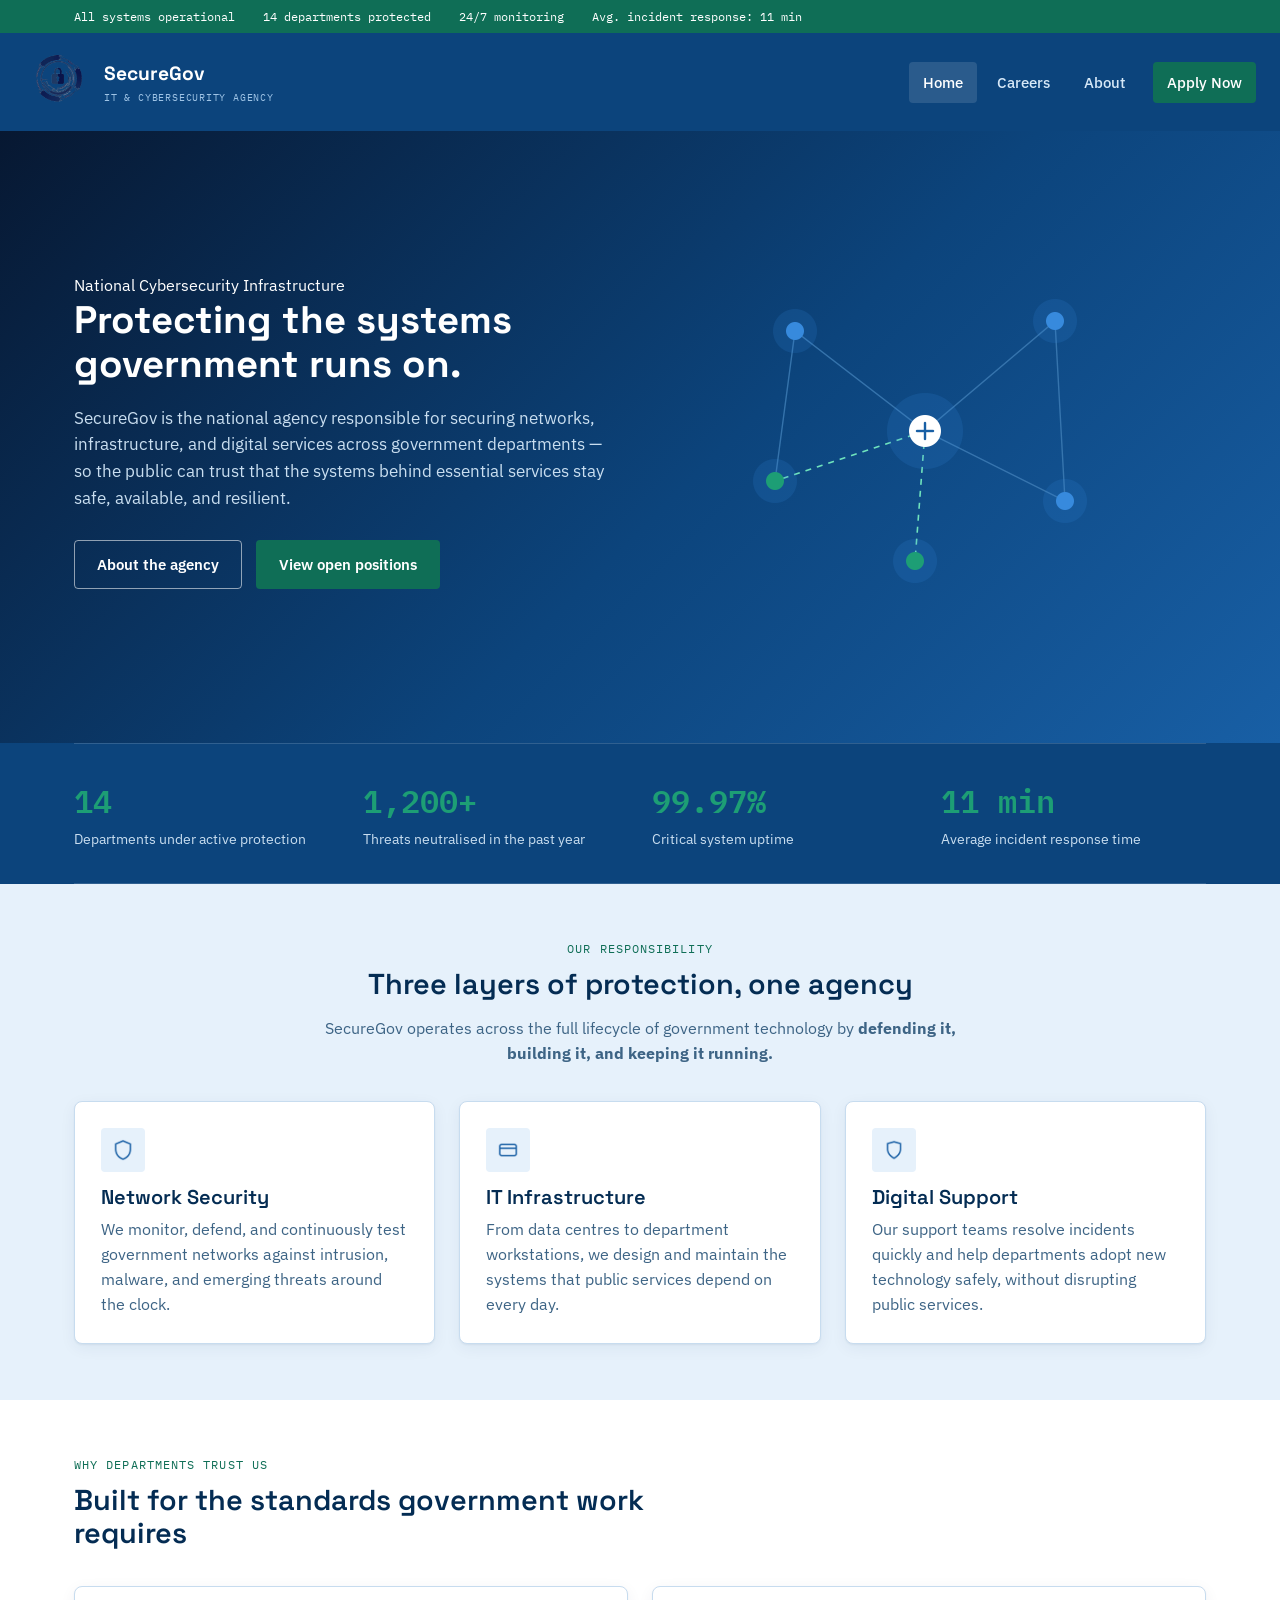
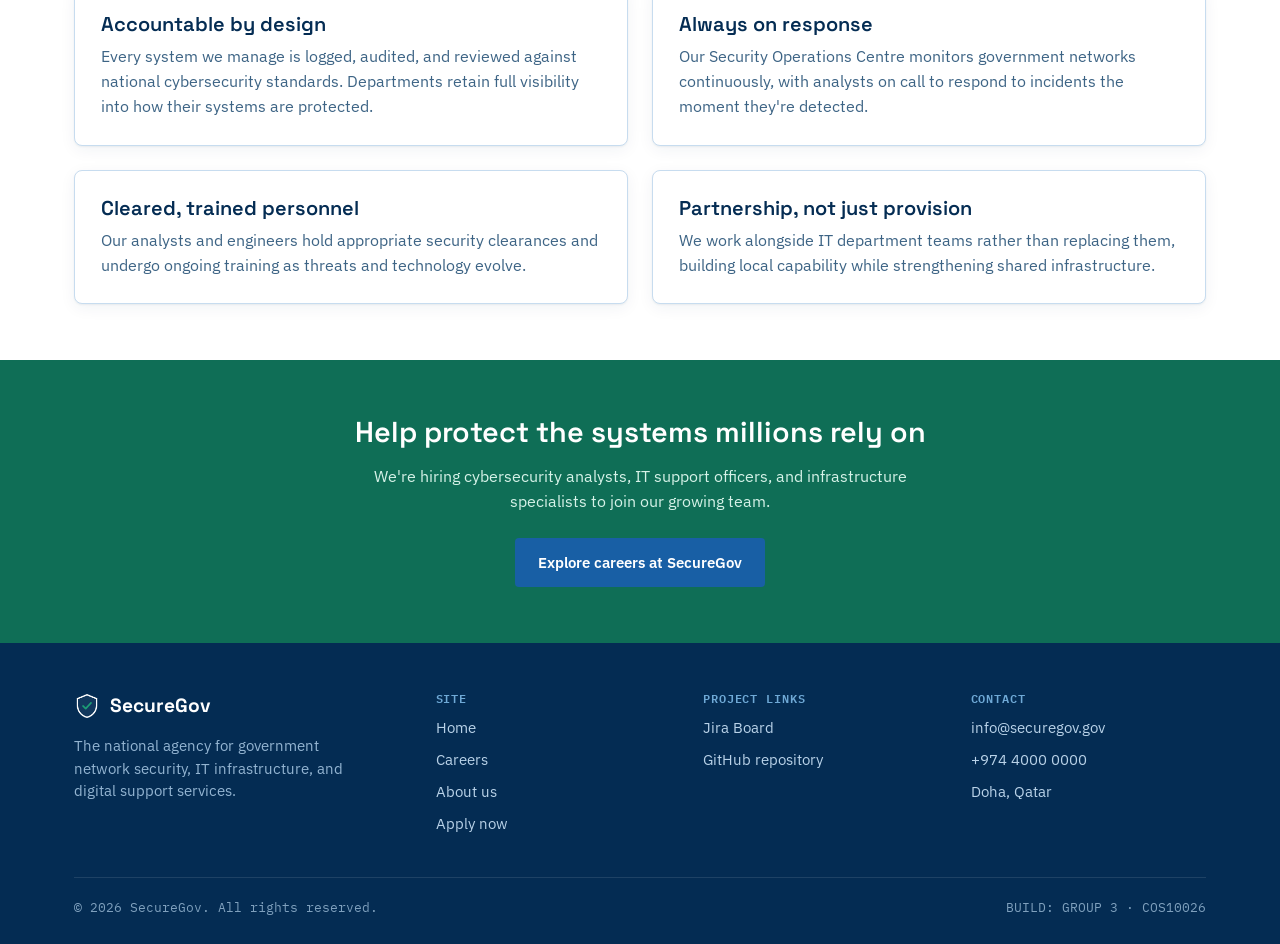
<file: Project2/index.html>
<!doctype html>
<html lang="en">
  <head>
    <meta charset="UTF-8" />
    <meta name="viewport" content="width=device-width, initial-scale=1.0" />
    <meta
      name="description"
      content="SecureGov protects government networks, systems, and data, delivering network security, IT infrastructure, and digital support services across public sector departments."
    />
    <link rel="preconnect" href="https://fonts.googleapis.com" />
    <link
      href="https://fonts.googleapis.com/css2?family=Space+Grotesk:wght@500;600;700&family=IBM+Plex+Sans:wght@400;500;600;700&family=IBM+Plex+Mono:wght@400;500;600&display=swap"
      rel="stylesheet"
    />
    <title>SecureGov | National IT &amp; Cybersecurity Services Agency</title>
    <link rel="stylesheet" href="Styles/css/index.css" />
  </head>
  <body>
    <div class="top-bar">
      <div class="container">
        <span>All systems operational</span>
        <span>14 departments protected</span>
        <span>24/7 monitoring</span>
        <span>Avg. incident response: 11 min</span>
      </div>
    </div>

    <header class="site-header">
      <input type="checkbox" id="navigation-toggle-checkbox" />
      <div class="nav-row">
        <a href="index.html" class="brand">
          <img
            src="images/logo.png"
            alt="SecureGov logo"
            width="70"
            height="70"
          />
          <span
            >SecureGov<span class="org-type"
              >IT &amp; Cybersecurity Agency</span
            ></span
          >
        </a>
        <label for="navigation-toggle-checkbox" class="navigation-toggle-label"
          >&#9776;</label
        >
        <nav class="main-nav">
          <a href="index.html" aria-current="page">Home</a>
          <a href="jobs.html">Careers</a>
          <a href="about.html">About</a>
          <a href="apply.html" class="nav-cta">Apply Now</a>
        </nav>
      </div>
    </header>

    <section class="hero">
      <div class="container">
        <div>
          <span class="eyebrow-label"
            >National Cybersecurity Infrastructure</span
          >
          <h1>Protecting the systems government runs on.</h1>
          <p class="lead">
            SecureGov is the national agency responsible for securing networks,
            infrastructure, and digital services across government departments —
            so the public can trust that the systems behind essential services
            stay safe, available, and resilient.
          </p>
          <div class="hero-actions">
            <a href="about.html" class="btn btn-outline">About the agency</a>
            <a href="jobs.html" class="btn btn-cta">View open positions</a>
          </div>
        </div>
        <div class="hero-visual">
          <img
            src="images/network-diagram.png"
            alt="Diagram of a secure government network with a central hub connected to protected department nodes"
            width="420"
          />
        </div>
      </div>
    </section>

    <div class="section-navy">
      <div class="container">
        <div class="stat-row">
          <div class="stat">
            <span class="num">14</span
            ><span class="label">Departments under active protection</span>
          </div>
          <div class="stat">
            <span class="num">1,200+</span
            ><span class="label">Threats neutralised in the past year</span>
          </div>
          <div class="stat">
            <span class="num">99.97%</span
            ><span class="label">Critical system uptime</span>
          </div>
          <div class="stat">
            <span class="num">11 min</span
            ><span class="label">Average incident response time</span>
          </div>
        </div>
      </div>
    </div>

    <section class="section-light">
      <div class="container">
        <div class="section-head center">
          <span class="eyebrow-label">Our responsibility</span>
          <h2>Three layers of protection, one agency</h2>
          <p>
            SecureGov operates across the full lifecycle of government
            technology by
            <b>defending it, building it, and keeping it running.</b>
          </p>
        </div>
        <div class="grid-3">
          <div class="card">
            <div class="icon-badge">
              <img src="images/shield-icon.png" alt="" width="22" />
            </div>
            <h3>Network Security</h3>
            <p>
              We monitor, defend, and continuously test government networks
              against intrusion, malware, and emerging threats around the clock.
            </p>
          </div>
          <div class="card">
            <div class="icon-badge">
              <img src="images/icon-infrastructure.png" alt="" width="22" />
            </div>
            <h3>IT Infrastructure</h3>
            <p>
              From data centres to department workstations, we design and
              maintain the systems that public services depend on every day.
            </p>
          </div>
          <div class="card">
            <div class="icon-badge">
              <img src="images/icon-support.png" alt="" width="22" />
            </div>
            <h3>Digital Support</h3>
            <p>
              Our support teams resolve incidents quickly and help departments
              adopt new technology safely, without disrupting public services.
            </p>
          </div>
        </div>
      </div>
    </section>

    <section class="section-white">
      <div class="container">
        <div class="section-head">
          <span class="eyebrow-label">Why departments trust us</span>
          <h2>Built for the standards government work requires</h2>
        </div>
        <div class="grid-2">
          <div class="card">
            <h3>Accountable by design</h3>
            <p>
              Every system we manage is logged, audited, and reviewed against
              national cybersecurity standards. Departments retain full
              visibility into how their systems are protected.
            </p>
          </div>
          <div class="card">
            <h3>Always on response</h3>
            <p>
              Our Security Operations Centre monitors government networks
              continuously, with analysts on call to respond to incidents the
              moment they're detected.
            </p>
          </div>
          <div class="card">
            <h3>Cleared, trained personnel</h3>
            <p>
              Our analysts and engineers hold appropriate security clearances
              and undergo ongoing training as threats and technology evolve.
            </p>
          </div>
          <div class="card">
            <h3>Partnership, not just provision</h3>
            <p>
              We work alongside IT department teams rather than replacing them,
              building local capability while strengthening shared
              infrastructure.
            </p>
          </div>
        </div>
      </div>
    </section>

    <section class="cta-band">
      <div class="container">
        <h2>Help protect the systems millions rely on</h2>
        <p>
          We're hiring cybersecurity analysts, IT support officers, and
          infrastructure specialists to join our growing team.
        </p>
        <a href="jobs.html" class="btn btn-primary"
          >Explore careers at SecureGov</a
        >
      </div>
    </section>

    <footer class="site-footer">
      <div class="container">
        <div class="footer-grid">
          <div>
            <a href="index.html" class="brand" style="margin-bottom: 14px">
              <img src="images/shield-logo-footer.png" alt="" width="26" />
              <span>SecureGov</span>
            </a>
            <p>
              The national agency for government network security, IT
              infrastructure, and digital support services.
            </p>
          </div>
          <div class="footer-col">
            <h3>Site</h3>
            <ul>
              <li><a href="index.html">Home</a></li>
              <li><a href="jobs.html">Careers</a></li>
              <li><a href="about.html">About us</a></li>
              <li><a href="apply.html">Apply now</a></li>
            </ul>
          </div>
          <div class="footer-col">
            <h3>Project Links</h3>
            <ul>
              <li>
                <a
                  href="https://buc-team-securegov.atlassian.net/jira/software/projects/SEC/boards/1"
                  target="_blank"
                  >Jira Board</a
                >
              </li>
              <li>
                <a
                  href="https://github.com/falaq01/Group3-cos10026"
                  target="_blank"
                  >GitHub repository</a
                >
              </li>
            </ul>
          </div>
          <div class="footer-col">
            <h3>Contact</h3>
            <ul>
              <li>
                <a href="mailto:info@securegov.gov">info@securegov.gov</a>
              </li>
              <li><a href="tel:+974400000000">+974 4000 0000</a></li>
              <li>Doha, Qatar</li>
            </ul>
          </div>
        </div>
        <div class="footer-bottom">
          <span>&copy; 2026 SecureGov. All rights reserved.</span>
          <span>BUILD: GROUP 3 &middot; COS10026</span>
        </div>
      </div>
    </footer>
  </body>
</html>
</file>
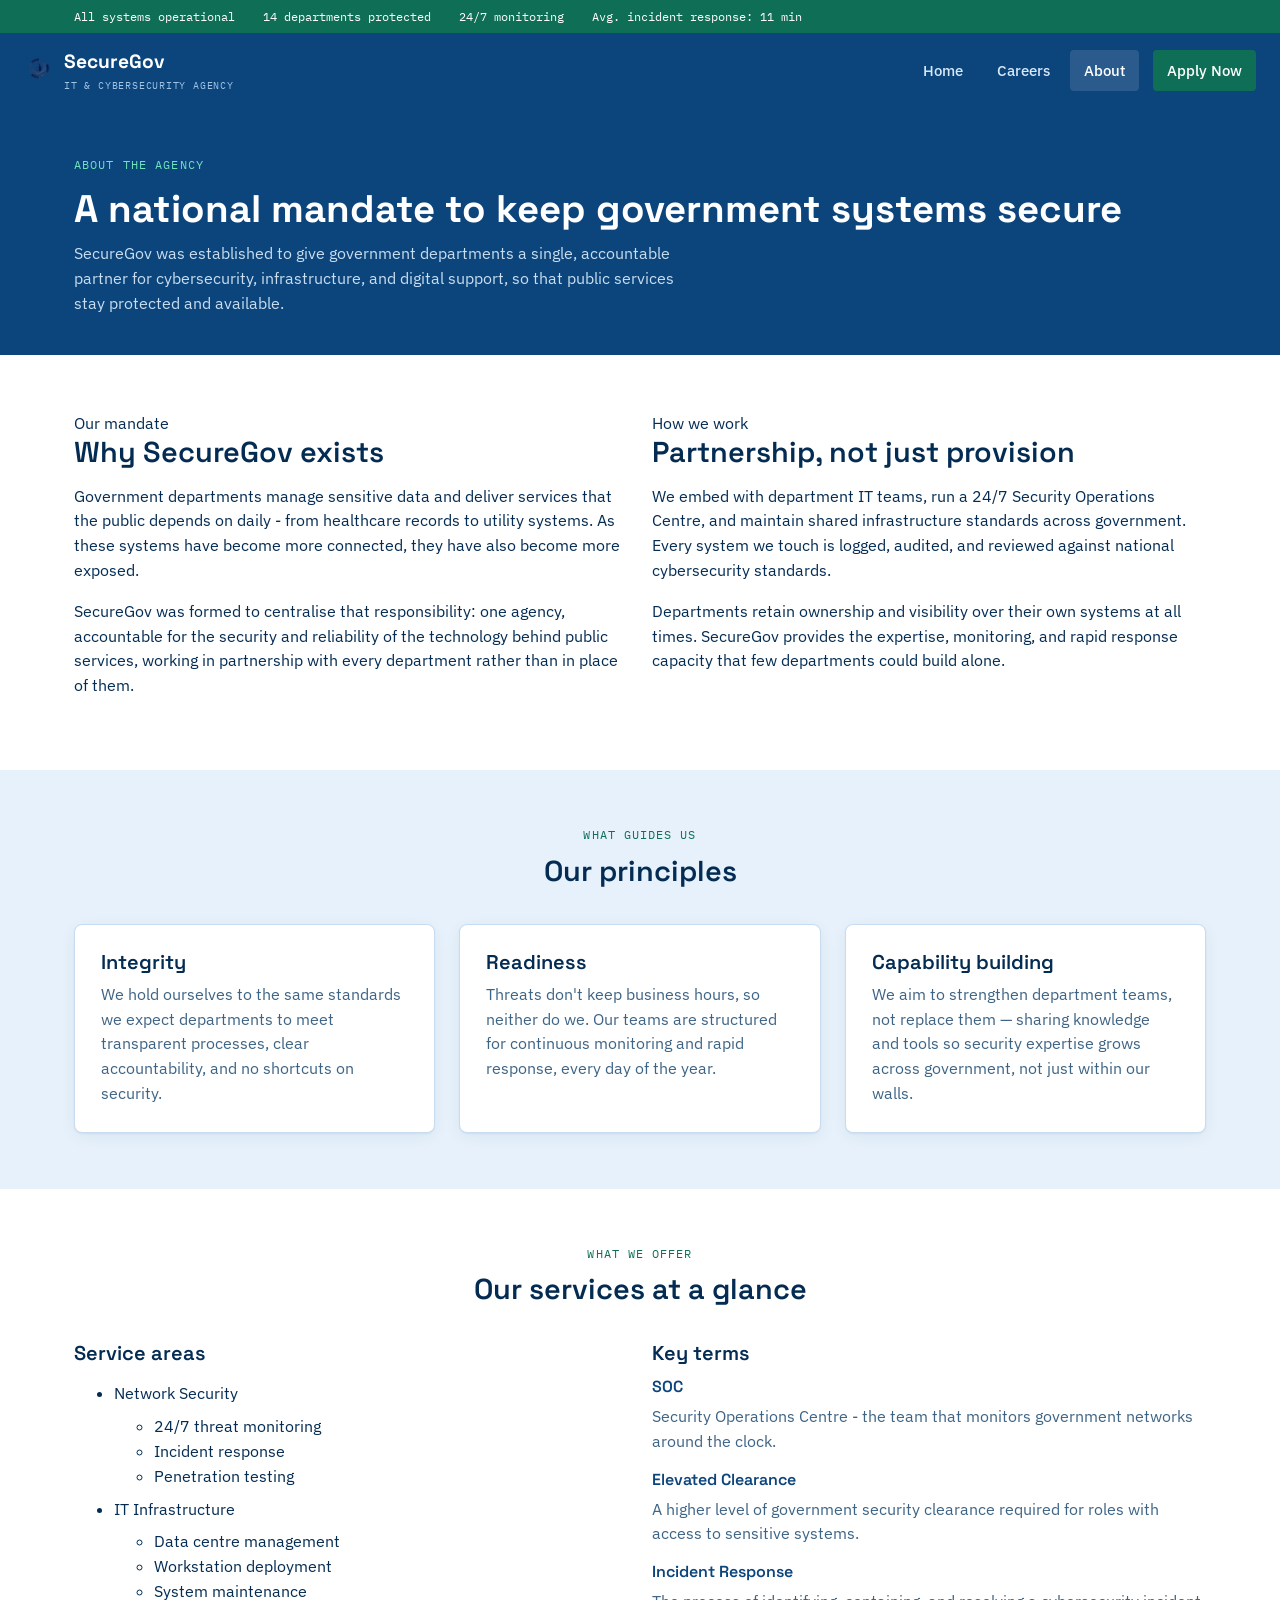
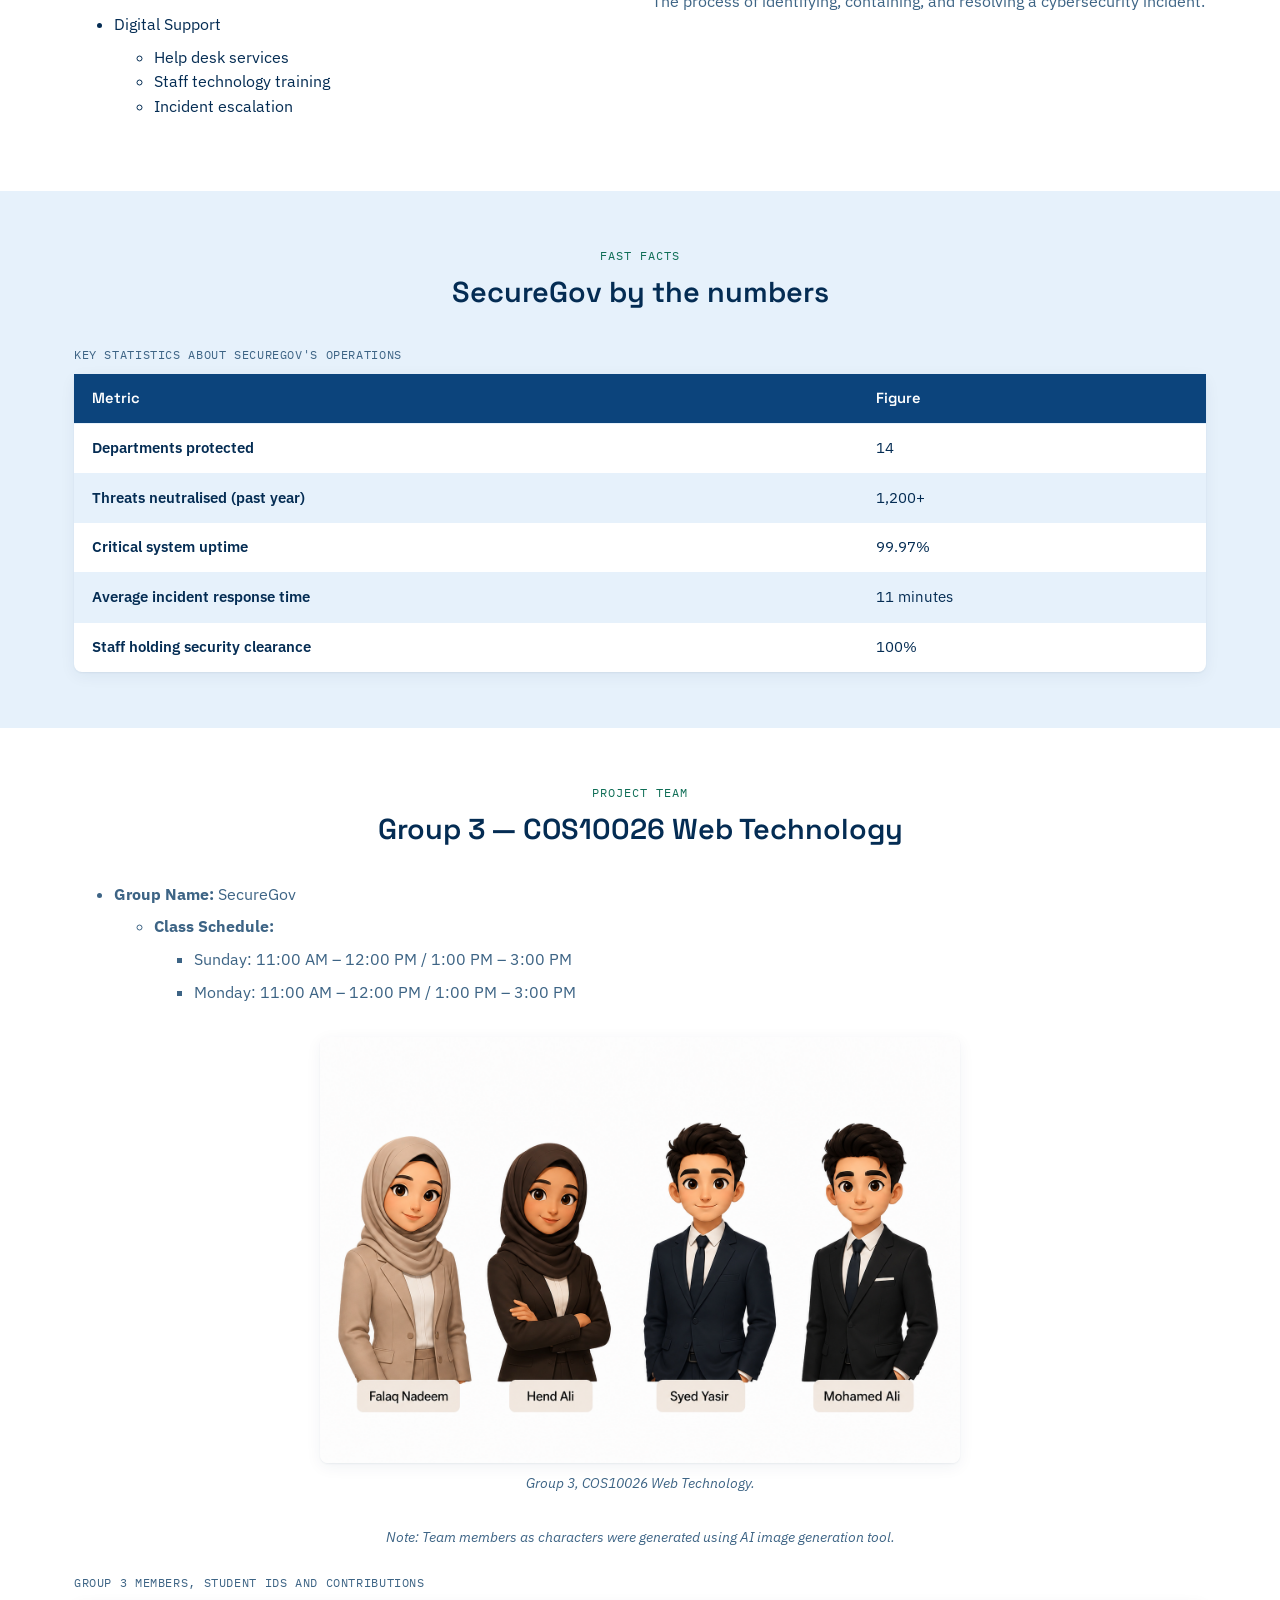
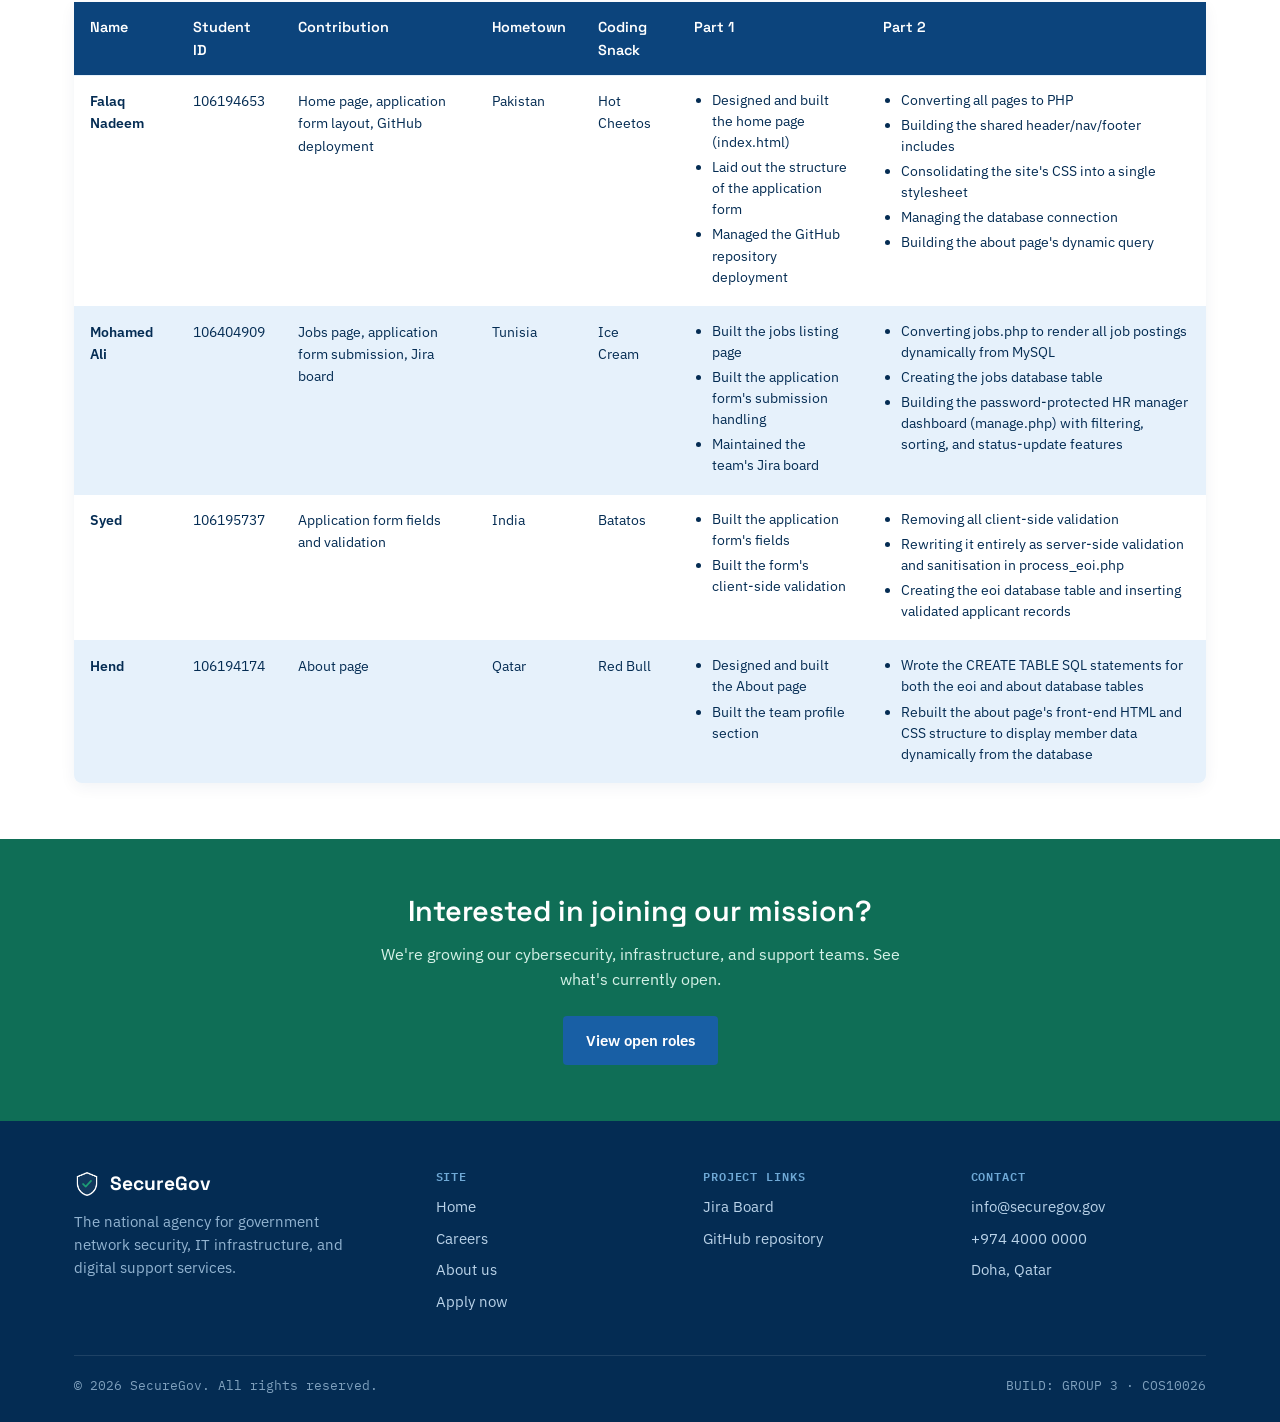
<file: Project2/about.html>
<!doctype html>
<html lang="en">
  <head>
    <meta charset="UTF-8" />
    <meta name="viewport" content="width=device-width, initial-scale=1.0" />
    <title>About Us | SecureGov</title>
    <meta
      name="description"
      content="Learn about SecureGov's mandate, leadership, and approach to protecting government networks and digital infrastructure."
    />
    <link rel="preconnect" href="https://fonts.googleapis.com" />
    <link
      href="https://fonts.googleapis.com/css2?family=Space+Grotesk:wght@500;600;700&family=IBM+Plex+Sans:wght@400;500;600;700&family=IBM+Plex+Mono:wght@400;500;600&display=swap"
      rel="stylesheet"
    />
    <link rel="stylesheet" href="Styles/css/index.css" />
    <link rel="stylesheet" href="Styles/css/about.css" />
  </head>
  <body>
    <div class="top-bar">
      <div class="container">
        <span>All systems operational</span>
        <span>14 departments protected</span> <span>24/7 monitoring</span>
        <span>Avg. incident response: 11 min</span>
      </div>
    </div>
    <header class="site-header">
      <input type="checkbox" id="navigation-toggle-checkbox" />
      <div class="nav-row">
        <a href="index.html" class="brand">
          <img
            src="images/logo.png"
            alt="SecureGov logo"
            width="30"
            height="30"
          />
          <span
            >SecureGov<span class="org-type"
              >IT &amp; Cybersecurity Agency</span
            ></span
          >
        </a>
        <label for="navigation-toggle-checkbox" class="navigation-toggle-label"
          >&#9776;</label
        >
        <nav class="main-nav">
          <a href="index.html">Home</a> <a href="jobs.html">Careers</a>
          <a href="about.html" aria-current="page">About</a>
          <a href="apply.html" class="nav-cta">Apply Now</a>
        </nav>
      </div>
    </header>
    <div class="page-header">
      <div class="container">
        <span class="eyebrow-label">About the agency</span>
        <h1>A national mandate to keep government systems secure</h1>
        <p>
          SecureGov was established to give government departments a single,
          accountable partner for cybersecurity, infrastructure, and digital
          support, so that public services stay protected and available.
        </p>
      </div>
    </div>
    <section class="section-white">
      <div class="container">
        <div class="grid-2">
          <div>
            <span class="eyebrow-label">Our mandate</span>
            <h2>Why SecureGov exists</h2>
            <p>
              Government departments manage sensitive data and deliver services
              that the public depends on daily - from healthcare records to
              utility systems. As these systems have become more connected, they
              have also become more exposed.
            </p>
            <p>
              SecureGov was formed to centralise that responsibility: one
              agency, accountable for the security and reliability of the
              technology behind public services, working in partnership with
              every department rather than in place of them.
            </p>
          </div>
          <div>
            <span class="eyebrow-label">How we work</span>
            <h2>Partnership, not just provision</h2>
            <p>
              We embed with department IT teams, run a 24/7 Security Operations
              Centre, and maintain shared infrastructure standards across
              government. Every system we touch is logged, audited, and reviewed
              against national cybersecurity standards.
            </p>
            <p>
              Departments retain ownership and visibility over their own systems
              at all times. SecureGov provides the expertise, monitoring, and
              rapid response capacity that few departments could build alone.
            </p>
          </div>
        </div>
      </div>
    </section>
    <section class="section-light">
      <div class="container">
        <div class="section-head center">
          <span class="eyebrow-label">What guides us</span>
          <h2>Our principles</h2>
        </div>
        <div class="grid-3">
          <div class="card">
            <h3>Integrity</h3>
            <p>
              We hold ourselves to the same standards we expect departments to
              meet transparent processes, clear accountability, and no shortcuts
              on security.
            </p>
          </div>
          <div class="card">
            <h3>Readiness</h3>
            <p>
              Threats don't keep business hours, so neither do we. Our teams are
              structured for continuous monitoring and rapid response, every day
              of the year.
            </p>
          </div>
          <div class="card">
            <h3>Capability building</h3>
            <p>
              We aim to strengthen department teams, not replace them — sharing
              knowledge and tools so security expertise grows across government,
              not just within our walls.
            </p>
          </div>
        </div>
      </div>
    </section>
    <section class="section-white">
      <div class="container">
        <div class="section-head center">
          <span class="eyebrow-label">What we offer</span>
          <h2>Our services at a glance</h2>
        </div>
        <div class="grid-2">
          <div>
            <h3>Service areas</h3>
            <ul>
              <li>
                Network Security
                <ul>
                  <li>24/7 threat monitoring</li>
                  <li>Incident response</li>
                  <li>Penetration testing</li>
                </ul>
              </li>
              <li>
                IT Infrastructure
                <ul>
                  <li>Data centre management</li>
                  <li>Workstation deployment</li>
                  <li>System maintenance</li>
                </ul>
              </li>
              <li>
                Digital Support
                <ul>
                  <li>Help desk services</li>
                  <li>Staff technology training</li>
                  <li>Incident escalation</li>
                </ul>
              </li>
            </ul>
          </div>
          <div>
            <h3>Key terms</h3>
            <dl>
              <dt>SOC</dt>
              <dd>
                Security Operations Centre - the team that monitors government
                networks around the clock.
              </dd>
              <dt>Elevated Clearance</dt>
              <dd>
                A higher level of government security clearance required for
                roles with access to sensitive systems.
              </dd>
              <dt>Incident Response</dt>
              <dd>
                The process of identifying, containing, and resolving a
                cybersecurity incident.
              </dd>
            </dl>
          </div>
        </div>
      </div>
    </section>
    <section class="section-light">
      <div class="container">
        <div class="section-head center">
          <span class="eyebrow-label">Fast facts</span>
          <h2>SecureGov by the numbers</h2>
        </div>
        <table>
          <caption>
            Key statistics about SecureGov's operations
          </caption>
          <thead>
            <tr>
              <th scope="col">Metric</th>
              <th scope="col">Figure</th>
            </tr>
          </thead>
          <tbody>
            <tr>
              <th scope="row">Departments protected</th>
              <td>14</td>
            </tr>
            <tr>
              <th scope="row">Threats neutralised (past year)</th>
              <td>1,200+</td>
            </tr>
            <tr>
              <th scope="row">Critical system uptime</th>
              <td>99.97%</td>
            </tr>
            <tr>
              <th scope="row">Average incident response time</th>
              <td>11 minutes</td>
            </tr>
            <tr>
              <th scope="row">Staff holding security clearance</th>
              <td>100%</td>
            </tr>
          </tbody>
        </table>
      </div>
    </section>
    <section class="section-white">
      <div class="container">
        <div class="section-head center">
          <span class="eyebrow-label">Project team</span>
          <h2>Group 3 — COS10026 Web Technology</h2>
        </div>
        <ul class="group-info-list">
          <li>
            <strong>Group Name:</strong> SecureGov
            <ul>
              <li>
                <strong>Class Schedule:</strong>
                <ul>
                  <li>Sunday: 11:00 AM – 12:00 PM / 1:00 PM – 3:00 PM</li>
                  <li>Monday: 11:00 AM – 12:00 PM / 1:00 PM – 3:00 PM</li>
                </ul>
              </li>
            </ul>
          </li>
        </ul>
        <figure class="group-figure">
          <img
            src="images/team-logo.png"
            alt="AI-generated avatars of Group 3 team members"
          />
          <figcaption>Group 3, COS10026 Web Technology.</figcaption>
        </figure>
        <p class="ai-credit">
          <em
            >Note: Team members as characters were generated using AI image
            generation tool.</em
          >
        </p>
        <div class="table-scroll">
          <table class="team-table">
            <caption>
              Group 3 members, student IDs and contributions
            </caption>
            <thead>
              <tr>
                <th scope="col">Name</th>
                <th scope="col">Student ID</th>
                <th scope="col">Contribution</th>
                <th scope="col">Hometown</th>
                <th scope="col">Coding Snack</th>
                <th scope="col">Part 1</th>
                <th scope="col">Part 2</th>
              </tr>
            </thead>
            <tbody>
              <tr>
                <th scope="row" data-label="Name">Falaq Nadeem</th>
                <td data-label="Student ID">106194653</td>
                <td data-label="Contribution">
                  Home page, application form layout, GitHub deployment
                </td>
                <td data-label="Hometown">Pakistan</td>
                <td data-label="Coding Snack">Hot Cheetos</td>
                <td data-label="Part 1">
                  <ul>
                    <li>Designed and built the home page (index.html)</li>
                    <li>Laid out the structure of the application form</li>
                    <li>Managed the GitHub repository deployment</li>
                  </ul>
                </td>
                <td data-label="Part 2">
                  <ul>
                    <li>Converting all pages to PHP</li>
                    <li>Building the shared header/nav/footer includes</li>
                    <li>
                      Consolidating the site's CSS into a single stylesheet
                    </li>
                    <li>Managing the database connection</li>
                    <li>Building the about page's dynamic query</li>
                  </ul>
                </td>
              </tr>
              <tr>
                <th data-label="Name" scope="row">Mohamed Ali</th>
                <td data-label="Student ID">106404909</td>
                <td data-label="Contribution">
                  Jobs page, application form submission, Jira board
                </td>
                <td data-label="Hometown">Tunisia</td>
                <td data-label="Coding Snack">Ice Cream</td>
                <td data-label="Part 1">
                  <ul>
                    <li>Built the jobs listing page</li>
                    <li>Built the application form's submission handling</li>
                    <li>Maintained the team's Jira board</li>
                  </ul>
                </td>
                <td data-label="Part 2">
                  <ul>
                    <li>
                      Converting jobs.php to render all job postings dynamically
                      from MySQL
                    </li>
                    <li>Creating the jobs database table</li>
                    <li>
                      Building the password-protected HR manager dashboard
                      (manage.php) with filtering, sorting, and status-update
                      features
                    </li>
                  </ul>
                </td>
              </tr>
              <tr>
                <th data-label="Name" scope="row">Syed</th>
                <td data-label="Student ID">106195737</td>
                <td data-label="Contribution">
                  Application form fields and validation
                </td>
                <td data-label="Hometown">India</td>
                <td data-label="Coding Snack">Batatos</td>
                <td data-label="Part 1">
                  <ul>
                    <li>Built the application form's fields</li>
                    <li>Built the form's client-side validation</li>
                  </ul>
                </td>
                <td data-label="Part 2">
                  <ul>
                    <li>Removing all client-side validation</li>
                    <li>
                      Rewriting it entirely as server-side validation and
                      sanitisation in process_eoi.php
                    </li>
                    <li>
                      Creating the eoi database table and inserting validated
                      applicant records
                    </li>
                  </ul>
                </td>
              </tr>
              <tr>
                <th data-label="Name" scope="row">Hend</th>
                <td data-label="Student ID">106194174</td>
                <td data-label="Contribution">About page</td>
                <td data-label="Hometown">Qatar</td>
                <td data-label="Coding Snack">Red Bull</td>
                <td data-label="Part 1">
                  <ul>
                    <li>Designed and built the About page</li>
                    <li>Built the team profile section</li>
                  </ul>
                </td>
                <td data-label="Part 2">
                  <ul>
                    <li>
                      Wrote the CREATE TABLE SQL statements for both the eoi and
                      about database tables
                    </li>
                    <li>
                      Rebuilt the about page's front-end HTML and CSS structure
                      to display member data dynamically from the database
                    </li>
                  </ul>
                </td>
              </tr>
            </tbody>
          </table>
        </div>
      </div>
    </section>
    <section class="cta-band">
      <div class="container">
        <h2>Interested in joining our mission?</h2>
        <p>
          We're growing our cybersecurity, infrastructure, and support teams.
          See what's currently open.
        </p>
        <a href="jobs.html" class="btn btn-primary">View open roles</a>
      </div>
    </section>
    <footer class="site-footer">
      <div class="container">
        <div class="footer-grid">
          <div>
            <a href="index.html" class="brand footer-brand">
              <img
                src="images/shield-logo-footer.png"
                alt="SecureGov logo"
                width="26"
              />
              <span>SecureGov</span>
            </a>
            <p>
              The national agency for government network security, IT
              infrastructure, and digital support services.
            </p>
          </div>
          <div class="footer-col">
            <h3>Site</h3>
            <ul>
              <li><a href="index.html">Home</a></li>
              <li><a href="jobs.html">Careers</a></li>
              <li><a href="about.html">About us</a></li>
              <li><a href="apply.html">Apply now</a></li>
            </ul>
          </div>
          <div class="footer-col">
            <h3>Project Links</h3>
            <ul>
              <li>
                <a
                  href="https://buc-team-securegov.atlassian.net/jira/software/projects/SEC/boards/1"
                  target="_blank"
                  >Jira Board</a
                >
              </li>
              <li>
                <a
                  href="https://github.com/falaq01/Group3-cos10026"
                  target="_blank"
                  >GitHub repository</a
                >
              </li>
            </ul>
          </div>
          <div class="footer-col">
            <h3>Contact</h3>
            <ul>
              <li>
                <a href="mailto:info@securegov.gov">info@securegov.gov</a>
              </li>
              <li><a href="tel:+974400000000">+974 4000 0000</a></li>
              <li>Doha, Qatar</li>
            </ul>
          </div>
        </div>
        <div class="footer-bottom">
          <span>&copy; 2026 SecureGov. All rights reserved.</span>
          <span>BUILD: GROUP 3 &middot; COS10026</span>
        </div>
      </div>
    </footer>
  </body>
</html>
</file>
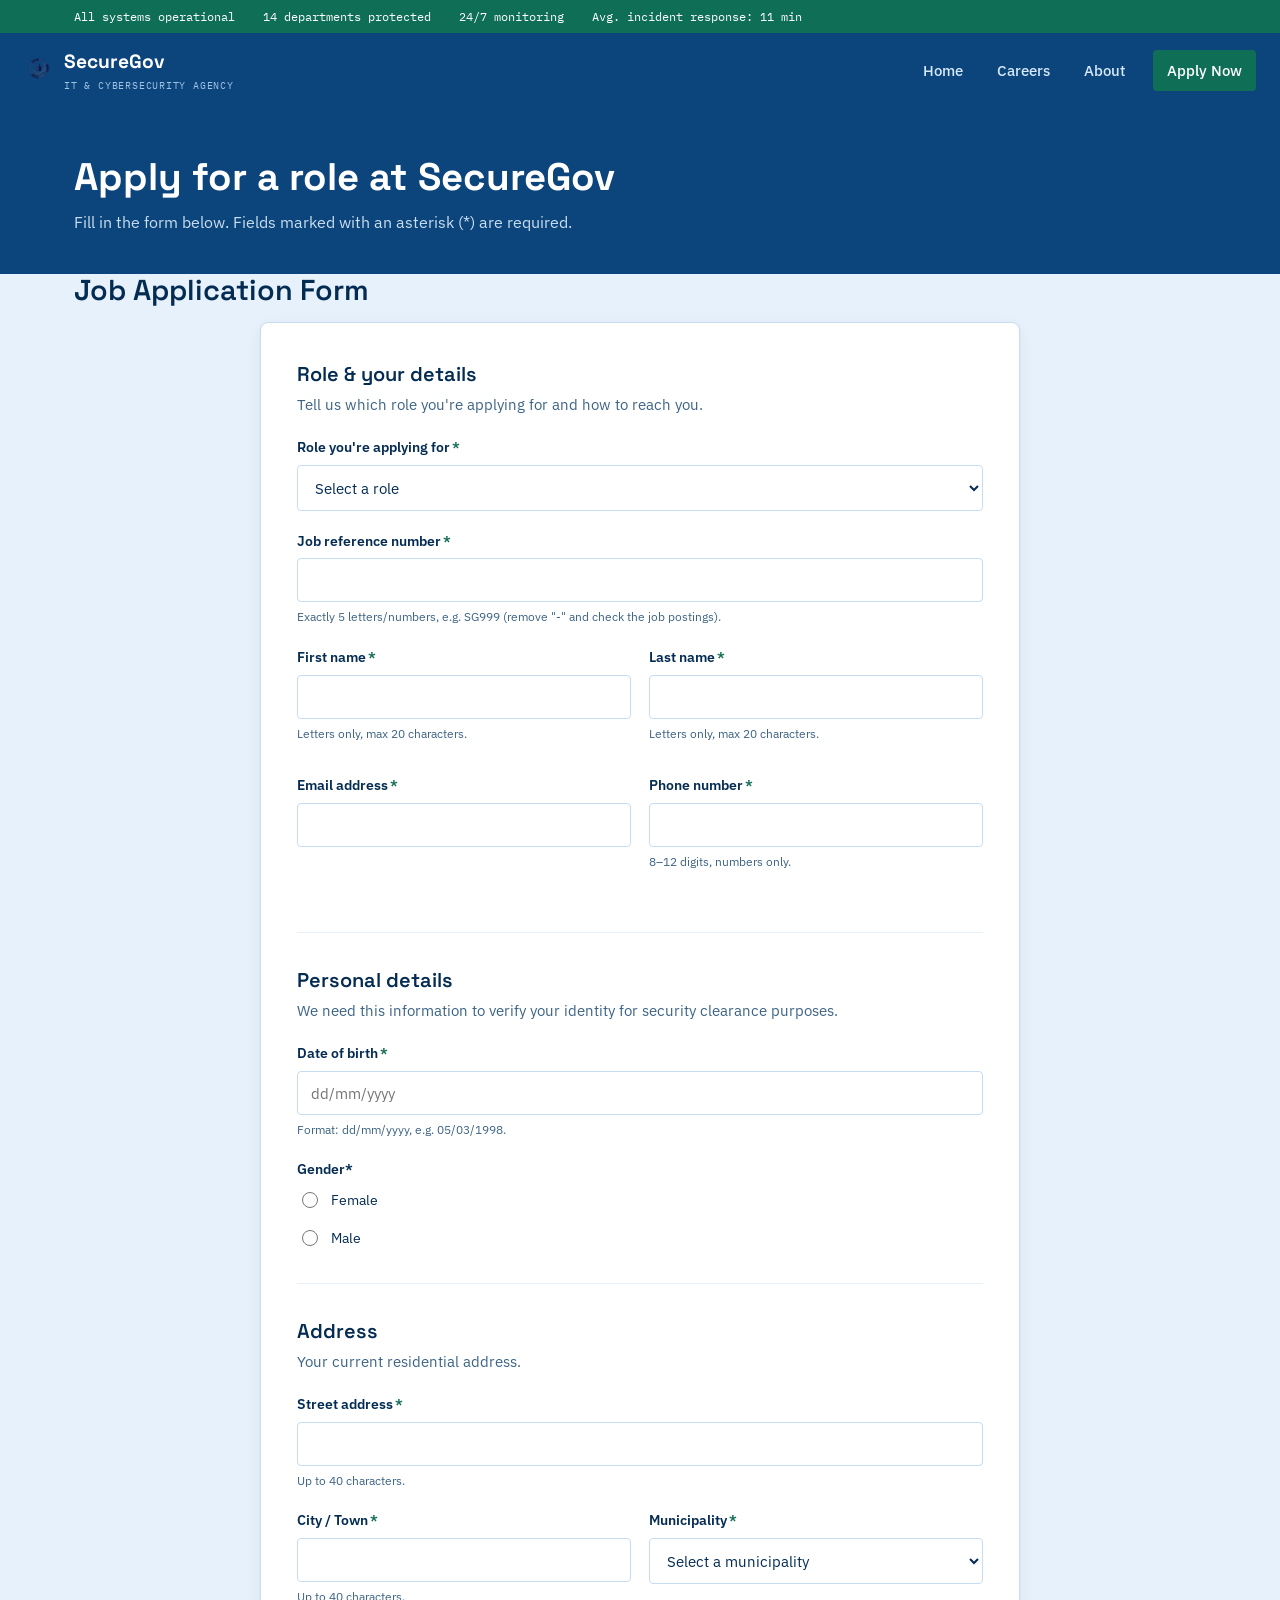
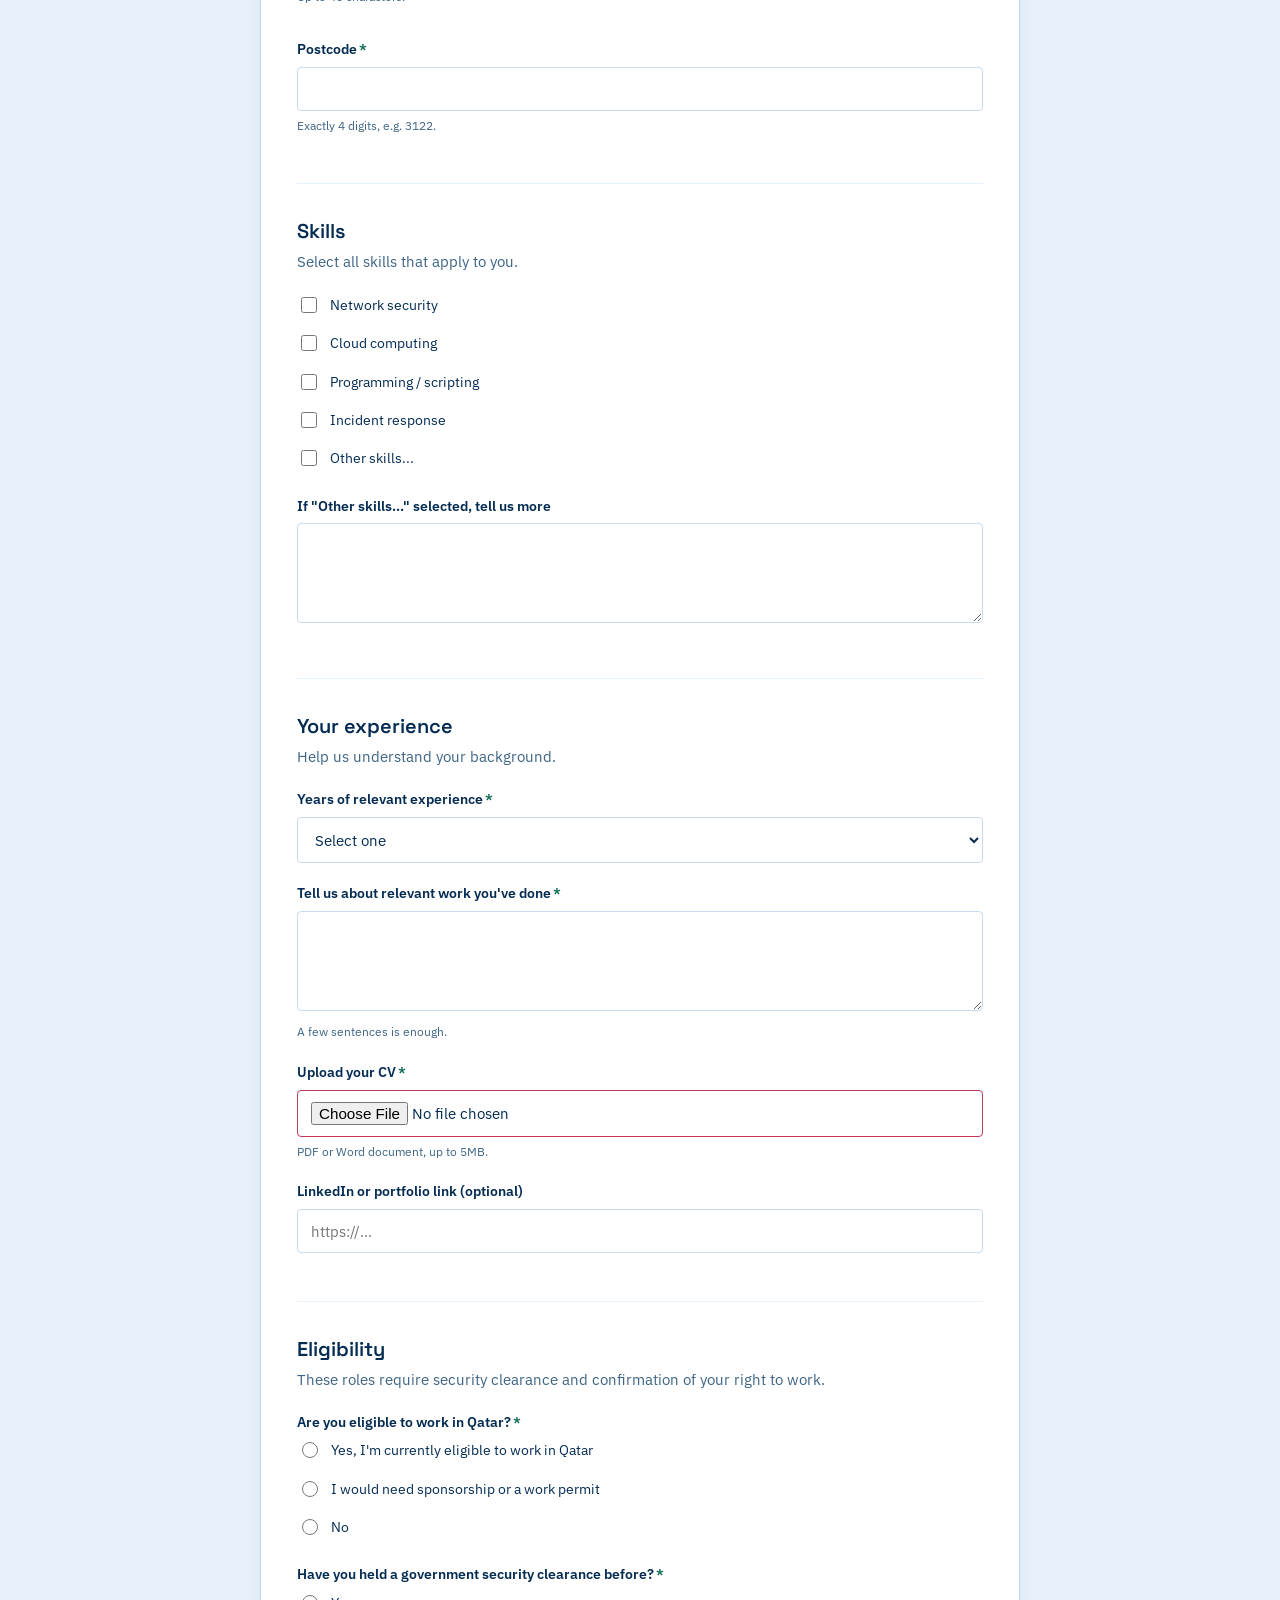
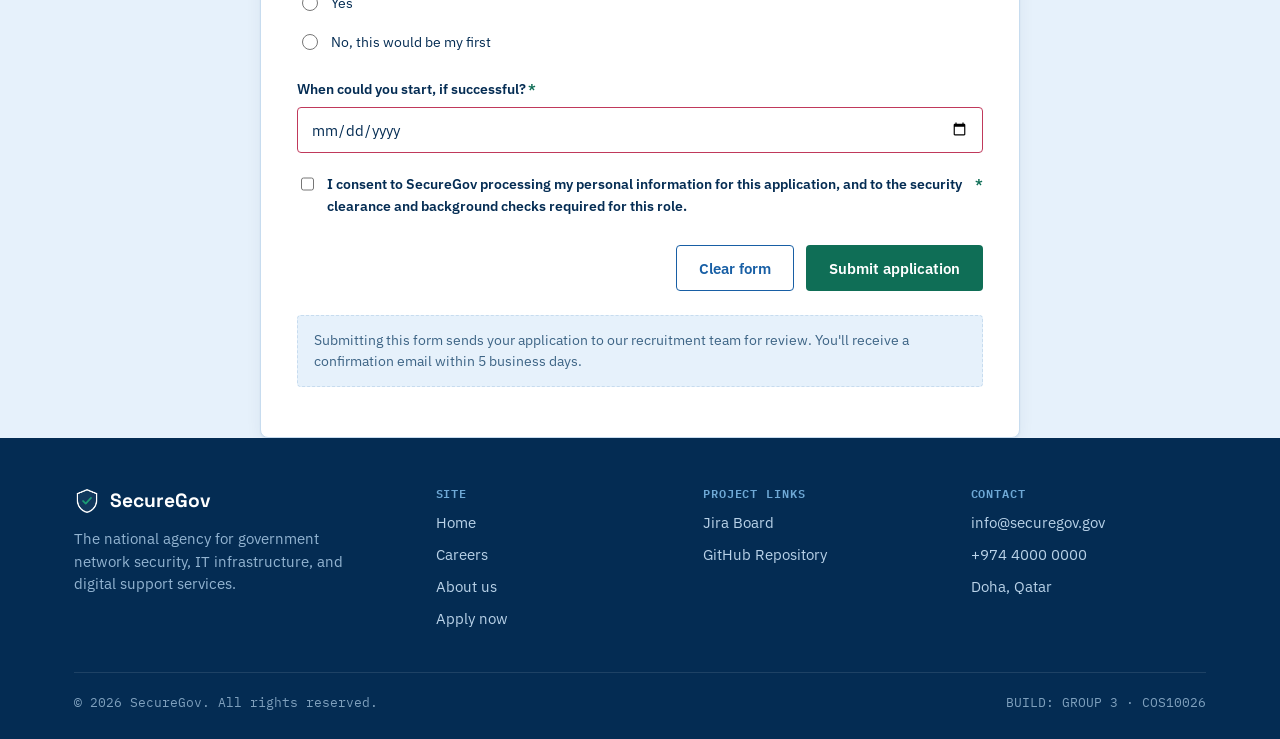
<file: Project2/apply.html>
<!doctype html>
<html lang="en">
  <head>
    <meta charset="UTF-8" />
    <meta name="viewport" content="width=device-width, initial-scale=1.0" />
    <title>Apply Now | SecureGov</title>
    <meta
      name="description"
      content="Submit your application for an open role at SecureGov, the national IT and cybersecurity services agency."
    />
    <link rel="preconnect" href="https://fonts.googleapis.com" />
    <link
      href="https://fonts.googleapis.com/css2?family=Space+Grotesk:wght@500;600;700&family=IBM+Plex+Sans:wght@400;500;600;700&family=IBM+Plex+Mono:wght@400;500;600&display=swap"
      rel="stylesheet"
    />
    <link rel="stylesheet" href="Styles/css/index.css" />
    <link rel="stylesheet" href="Styles/css/apply.css" />
  </head>
  <body>
    <div class="top-bar">
      <div class="container">
        <span>All systems operational</span>
        <span>14 departments protected</span>
        <span>24/7 monitoring</span>
        <span>Avg. incident response: 11 min</span>
      </div>
    </div>

    <header class="site-header">
      <input type="checkbox" id="navigation-toggle-checkbox" />
      <div class="nav-row">
        <a href="index.html" class="brand">
          <img
            src="images/logo.png"
            alt="SecureGov logo"
            width="30"
            height="30"
          />
          <span
            >SecureGov<span class="org-type"
              >IT &amp; Cybersecurity Agency</span
            ></span
          >
        </a>
        <label for="navigation-toggle-checkbox" class="navigation-toggle-label"
          >&#9776;</label
        >
        <nav class="main-nav">
          <a href="index.html">Home</a>
          <a href="jobs.html">Careers</a>
          <a href="about.html">About</a>
          <a href="apply.html" class="nav-cta" aria-current="page">Apply Now</a>
        </nav>
      </div>
    </header>

    <div class="page-header">
      <div class="container">
        <h1>Apply for a role at SecureGov</h1>
        <p>
          Fill in the form below. Fields marked with an asterisk (*) are
          required.
        </p>
      </div>
    </div>

    <div class="section-light">
      <div class="container">
        <h2 class="form-section-title">Job Application Form</h2>
        <div class="form-card">
          <form
            action="https://mercury.swin.edu.au/it000000/formtest.php"
            method="post"
          >
            <fieldset class="form-fieldset">
              <legend>Role &amp; your details</legend>
              <p class="fieldset-sub">
                Tell us which role you're applying for and how to reach you.
              </p>

              <div class="field-group">
                <label for="role"
                  >Role you're applying for<span class="req">*</span></label
                >
                <select id="role" name="role" required>
                  <option value="">Select a role</option>
                  <option value="cyber-threat-analyst">
                    Cyber Threat Intelligence Analyst — SG-321
                  </option>
                  <option value="cloud-security-architect">
                    Senior Cloud Security Architect — SG-123
                  </option>
                </select>
              </div>

              <div class="field-group">
                <label for="jobRef"
                  >Job reference number<span class="req">*</span></label
                >
                <input
                  type="text"
                  id="jobRef"
                  name="jobRef"
                  required
                  pattern="[A-Za-z0-9]{5}"
                  maxlength="5"
                  placeholder=" "
                />
                <p class="field-hint">
                  Exactly 5 letters/numbers, e.g. SG999 (remove "-" and check
                  the job postings).
                </p>
              </div>

              <div class="field-row">
                <div class="field-group">
                  <label for="firstName"
                    >First name<span class="req">*</span></label
                  >
                  <input
                    type="text"
                    id="firstName"
                    name="firstName"
                    required
                    pattern="[A-Za-z]{1,20}"
                    maxlength="20"
                    placeholder=" "
                    autocomplete="given-name"
                  />
                  <p class="field-hint">Letters only, max 20 characters.</p>
                </div>
                <div class="field-group">
                  <label for="lastName"
                    >Last name<span class="req">*</span></label
                  >
                  <input
                    type="text"
                    id="lastName"
                    name="lastName"
                    required
                    pattern="[A-Za-z]{1,20}"
                    maxlength="20"
                    placeholder=" "
                    autocomplete="family-name"
                  />
                  <p class="field-hint">Letters only, max 20 characters.</p>
                </div>
              </div>

              <div class="field-row">
                <div class="field-group">
                  <label for="email"
                    >Email address<span class="req">*</span></label
                  >
                  <input
                    type="email"
                    id="email"
                    name="email"
                    required
                    placeholder=" "
                    autocomplete="email"
                  />
                </div>
                <div class="field-group">
                  <label for="phone"
                    >Phone number<span class="req">*</span></label
                  >
                  <input
                    type="tel"
                    id="phone"
                    name="phone"
                    required
                    pattern="\d{8,12}"
                    placeholder=" "
                    autocomplete="tel"
                  />
                  <p class="field-hint">8–12 digits, numbers only.</p>
                </div>
              </div>
            </fieldset>

            <fieldset class="form-fieldset">
              <legend>Personal details</legend>
              <p class="fieldset-sub">
                We need this information to verify your identity for security
                clearance purposes.
              </p>

              <div class="field-group">
                <label for="dob">Date of birth<span class="req">*</span></label>
                <input
                  type="text"
                  id="dob"
                  name="dob"
                  required
                  pattern="\d{2}/\d{2}/\d{4}"
                  placeholder="dd/mm/yyyy"
                />
                <p class="field-hint">Format: dd/mm/yyyy, e.g. 05/03/1998.</p>
              </div>

              <fieldset class="form-fieldset-inline">
                <legend>Gender<span class="req">*</span></legend>
                <div class="choice-group">
                  <label class="choice-item"
                    ><input
                      type="radio"
                      name="gender"
                      value="female"
                      required
                    />
                    Female</label
                  >
                  <label class="choice-item"
                    ><input type="radio" name="gender" value="male" />
                    Male</label
                  >
                </div>
              </fieldset>
            </fieldset>

            <fieldset class="form-fieldset">
              <legend>Address</legend>
              <p class="fieldset-sub">Your current residential address.</p>

              <div class="field-group">
                <label for="streetAddress"
                  >Street address<span class="req">*</span></label
                >
                <input
                  type="text"
                  id="streetAddress"
                  name="streetAddress"
                  required
                  maxlength="40"
                  placeholder=" "
                  autocomplete="off"
                />
                <p class="field-hint">Up to 40 characters.</p>
              </div>

              <div class="field-row">
                <div class="field-group">
                  <label for="city"
                    >City / Town<span class="req">*</span></label
                  >
                  <input
                    type="text"
                    id="city"
                    name="city"
                    required
                    maxlength="40"
                    placeholder=" "
                    autocomplete="address-level2"
                  />
                  <p class="field-hint">Up to 40 characters.</p>
                </div>
                <div class="field-group">
                  <label for="municipality"
                    >Municipality<span class="req">*</span></label
                  >
                  <select
                    id="municipality"
                    name="municipality"
                    required
                    autocomplete="address-level1"
                  >
                    <option value="">Select a municipality</option>
                    <option value="SHML">Al Shamal</option>
                    <option value="KHR">Al Khor</option>
                    <option value="SHA">Al Shahaniya</option>
                    <option value="USL">Umm Slal</option>
                    <option value="ADA">Al Daayen</option>
                    <option value="DOH">Doha</option>
                    <option value="ARY">Al Rayyan</option>
                    <option value="AWK">Al Wakrah</option>
                  </select>
                </div>
              </div>

              <div class="field-group">
                <label for="postcode">Postcode<span class="req">*</span></label>
                <input
                  type="text"
                  id="postcode"
                  name="postcode"
                  required
                  pattern="\d{4}"
                  maxlength="4"
                  placeholder=" "
                  autocomplete="postal-code"
                />
                <p class="field-hint">Exactly 4 digits, e.g. 3122.</p>
              </div>
            </fieldset>

            <fieldset class="form-fieldset">
              <legend>Skills</legend>
              <p class="fieldset-sub">Select all skills that apply to you.</p>

              <div class="field-group">
                <div class="choice-group">
                  <label class="choice-item"
                    ><input
                      type="checkbox"
                      name="skills"
                      value="network-security"
                    />
                    Network security</label
                  >
                  <label class="choice-item"
                    ><input
                      type="checkbox"
                      name="skills"
                      value="cloud-computing"
                    />
                    Cloud computing</label
                  >
                  <label class="choice-item"
                    ><input type="checkbox" name="skills" value="programming" />
                    Programming / scripting</label
                  >
                  <label class="choice-item"
                    ><input
                      type="checkbox"
                      name="skills"
                      value="incident-response"
                    />
                    Incident response</label
                  >
                  <label class="choice-item"
                    ><input type="checkbox" name="skills" value="other" /> Other
                    skills...</label
                  >
                </div>
              </div>

              <div class="field-group">
                <label for="otherSkills"
                  >If "Other skills..." selected, tell us more</label
                >
                <textarea
                  id="otherSkills"
                  name="otherSkills"
                  maxlength="300"
                  placeholder=" "
                ></textarea>
              </div>
            </fieldset>

            <fieldset class="form-fieldset">
              <legend>Your experience</legend>
              <p class="fieldset-sub">Help us understand your background.</p>

              <div class="field-group">
                <label for="yearsExp"
                  >Years of relevant experience<span class="req">*</span></label
                >
                <select id="yearsExp" name="yearsExp" required>
                  <option value="">Select one</option>
                  <option value="0-1">Less than 1 year</option>
                  <option value="1-2">1–2 years</option>
                  <option value="3-5">3–5 years</option>
                  <option value="5+">5+ years</option>
                </select>
              </div>

              <div class="field-group">
                <label for="summary"
                  >Tell us about relevant work you've done<span class="req"
                    >*</span
                  ></label
                >
                <textarea
                  id="summary"
                  name="summary"
                  required
                  minlength="20"
                  maxlength="800"
                  placeholder=" "
                ></textarea>
                <p class="field-hint">A few sentences is enough.</p>
              </div>

              <div class="field-group">
                <label for="cvUpload"
                  >Upload your CV<span class="req">*</span></label
                >
                <input
                  type="file"
                  id="cvUpload"
                  name="cvUpload"
                  accept=".pdf,.doc,.docx"
                  required
                />
                <p class="field-hint">PDF or Word document, up to 5MB.</p>
              </div>

              <div class="field-group">
                <label for="linkedin"
                  >LinkedIn or portfolio link (optional)</label
                >
                <input
                  type="text"
                  id="linkedin"
                  name="linkedin"
                  placeholder="https://..."
                />
              </div>
            </fieldset>

            <fieldset class="form-fieldset">
              <legend>Eligibility</legend>
              <p class="fieldset-sub">
                These roles require security clearance and confirmation of your
                right to work.
              </p>

              <div class="field-group">
                <label
                  >Are you eligible to work in Qatar?<span class="req"
                    >*</span
                  ></label
                >
                <div class="choice-group">
                  <label class="choice-item"
                    ><input
                      type="radio"
                      name="workEligible"
                      value="yes"
                      required
                    />
                    Yes, I'm currently eligible to work in Qatar</label
                  >
                  <label class="choice-item"
                    ><input
                      type="radio"
                      name="workEligible"
                      value="sponsorship"
                    />
                    I would need sponsorship or a work permit</label
                  >
                  <label class="choice-item"
                    ><input type="radio" name="workEligible" value="no" />
                    No</label
                  >
                </div>
              </div>

              <div class="field-group">
                <label
                  >Have you held a government security clearance before?<span
                    class="req"
                    >*</span
                  ></label
                >
                <div class="choice-group">
                  <label class="choice-item"
                    ><input
                      type="radio"
                      name="hadClearance"
                      value="yes"
                      required
                    />
                    Yes</label
                  >
                  <label class="choice-item"
                    ><input type="radio" name="hadClearance" value="no" /> No,
                    this would be my first</label
                  >
                </div>
              </div>

              <div class="field-group">
                <label for="startDate"
                  >When could you start, if successful?<span class="req"
                    >*</span
                  ></label
                >
                <input
                  type="date"
                  id="startDate"
                  name="startDate"
                  required
                  min="2026-06-25"
                />
              </div>

              <div class="field-group">
                <label class="choice-item consent-label">
                  <input type="checkbox" id="consent" name="consent" required />
                  I consent to SecureGov processing my personal information for
                  this application, and to the security clearance and background
                  checks required for this role.<span class="req">*</span>
                </label>
              </div>
            </fieldset>

            <div class="form-actions">
              <button type="reset" class="btn btn-outline-dark">
                Clear form
              </button>
              <button type="submit" class="btn btn-cta">
                Submit application
              </button>
            </div>

            <p class="form-note">
              Submitting this form sends your application to our recruitment
              team for review. You'll receive a confirmation email within 5
              business days.
            </p>
          </form>
        </div>
      </div>
    </div>

    <footer class="site-footer">
      <div class="container">
        <div class="footer-grid">
          <div>
            <a href="index.html" class="brand footer-brand">
              <img
                src="images/shield-logo-footer.png"
                alt="SecureGov logo"
                width="26"
              />
              <span>SecureGov</span>
            </a>
            <p>
              The national agency for government network security, IT
              infrastructure, and digital support services.
            </p>
          </div>
          <div class="footer-col">
            <h3>Site</h3>
            <ul>
              <li><a href="index.html">Home</a></li>
              <li><a href="jobs.html">Careers</a></li>
              <li><a href="about.html">About us</a></li>
              <li><a href="apply.html">Apply now</a></li>
            </ul>
          </div>
          <div class="footer-col">
            <h3>Project Links</h3>
            <ul>
              <li>
                <a
                  href="https://buc-team-securegov.atlassian.net/jira/software/projects/SEC/boards/1"
                  target="_blank"
                  >Jira Board</a
                >
              </li>
              <li>
                <a
                  href="https://github.com/falaq01/Group3-cos10026"
                  target="_blank"
                  >GitHub Repository</a
                >
              </li>
            </ul>
          </div>
          <div class="footer-col">
            <h3>Contact</h3>
            <ul>
              <li>
                <a href="mailto:info@securegov.gov">info@securegov.gov</a>
              </li>
              <li><a href="tel:+974400000000">+974 4000 0000</a></li>
              <li>Doha, Qatar</li>
            </ul>
          </div>
        </div>
        <div class="footer-bottom">
          <span>&copy; 2026 SecureGov. All rights reserved.</span>
          <span>BUILD: GROUP 3 &middot; COS10026</span>
        </div>
      </div>
    </footer>
  </body>
</html>
</file>
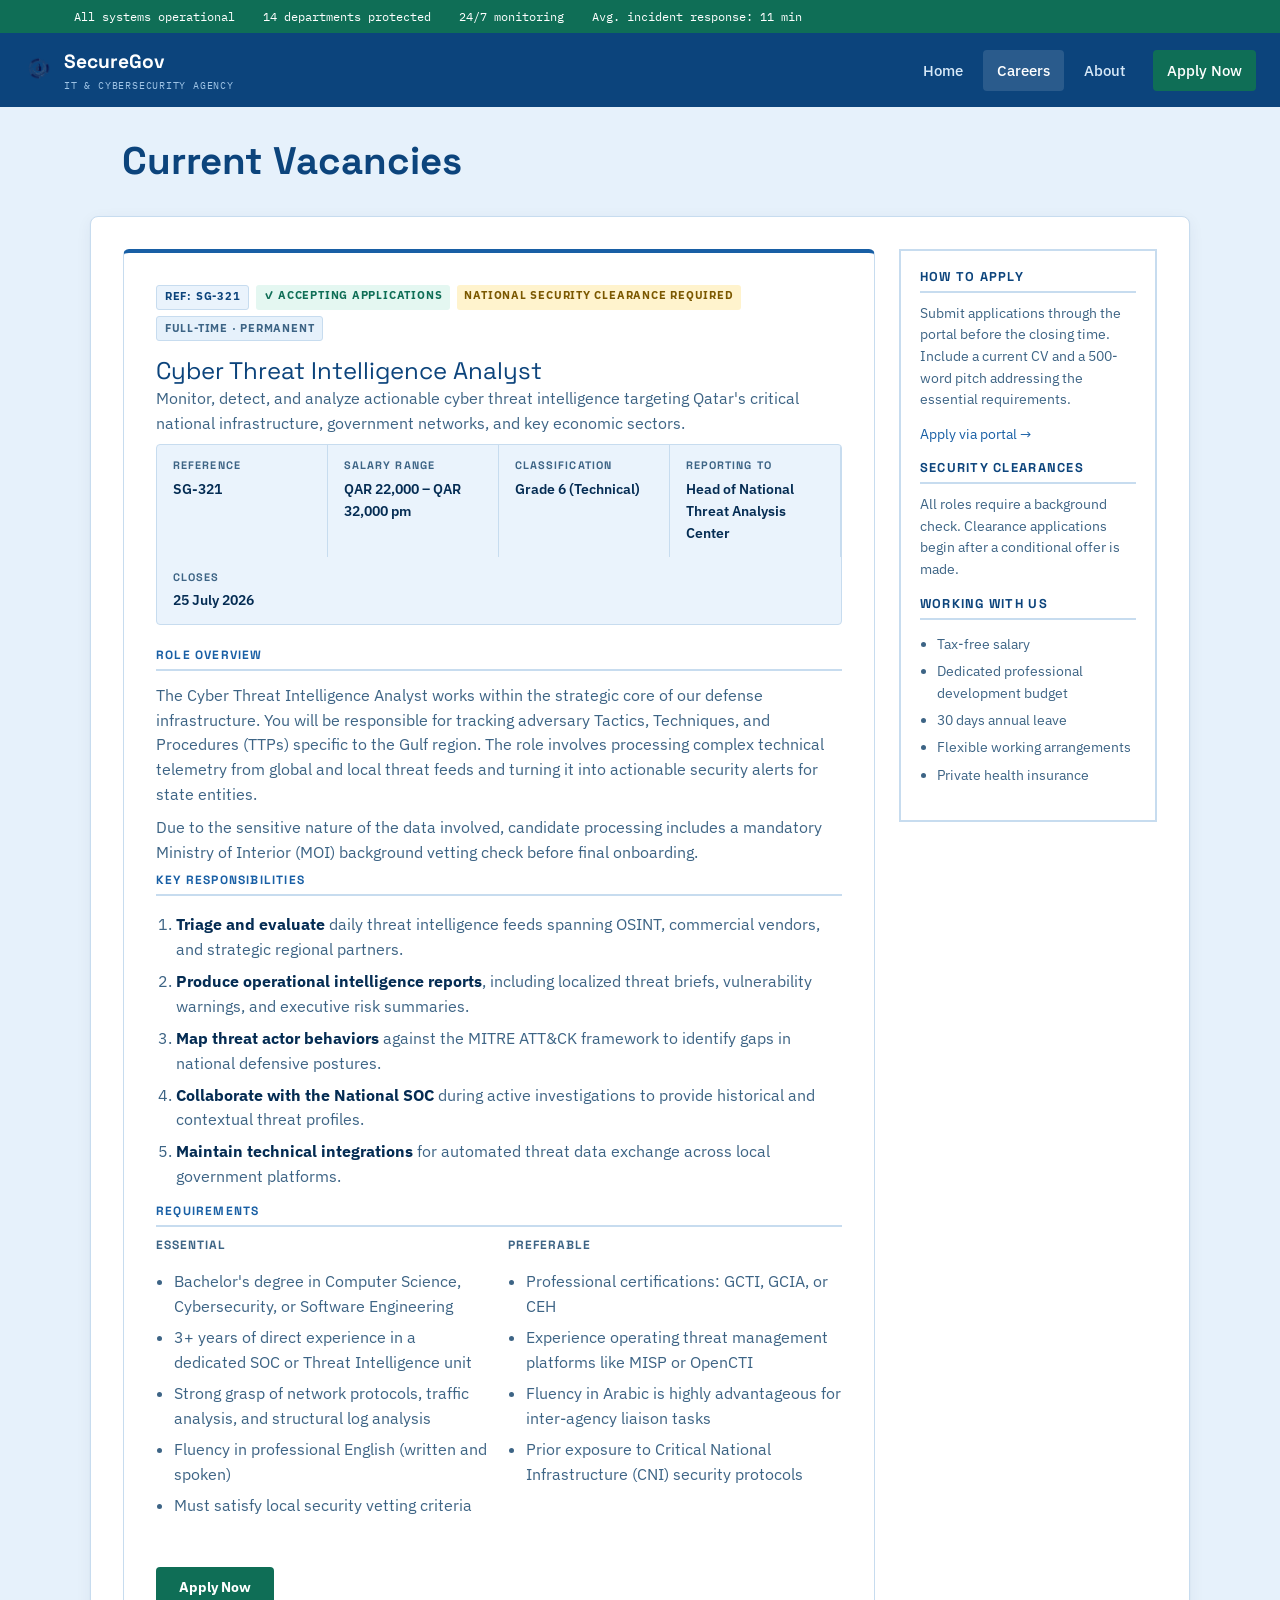
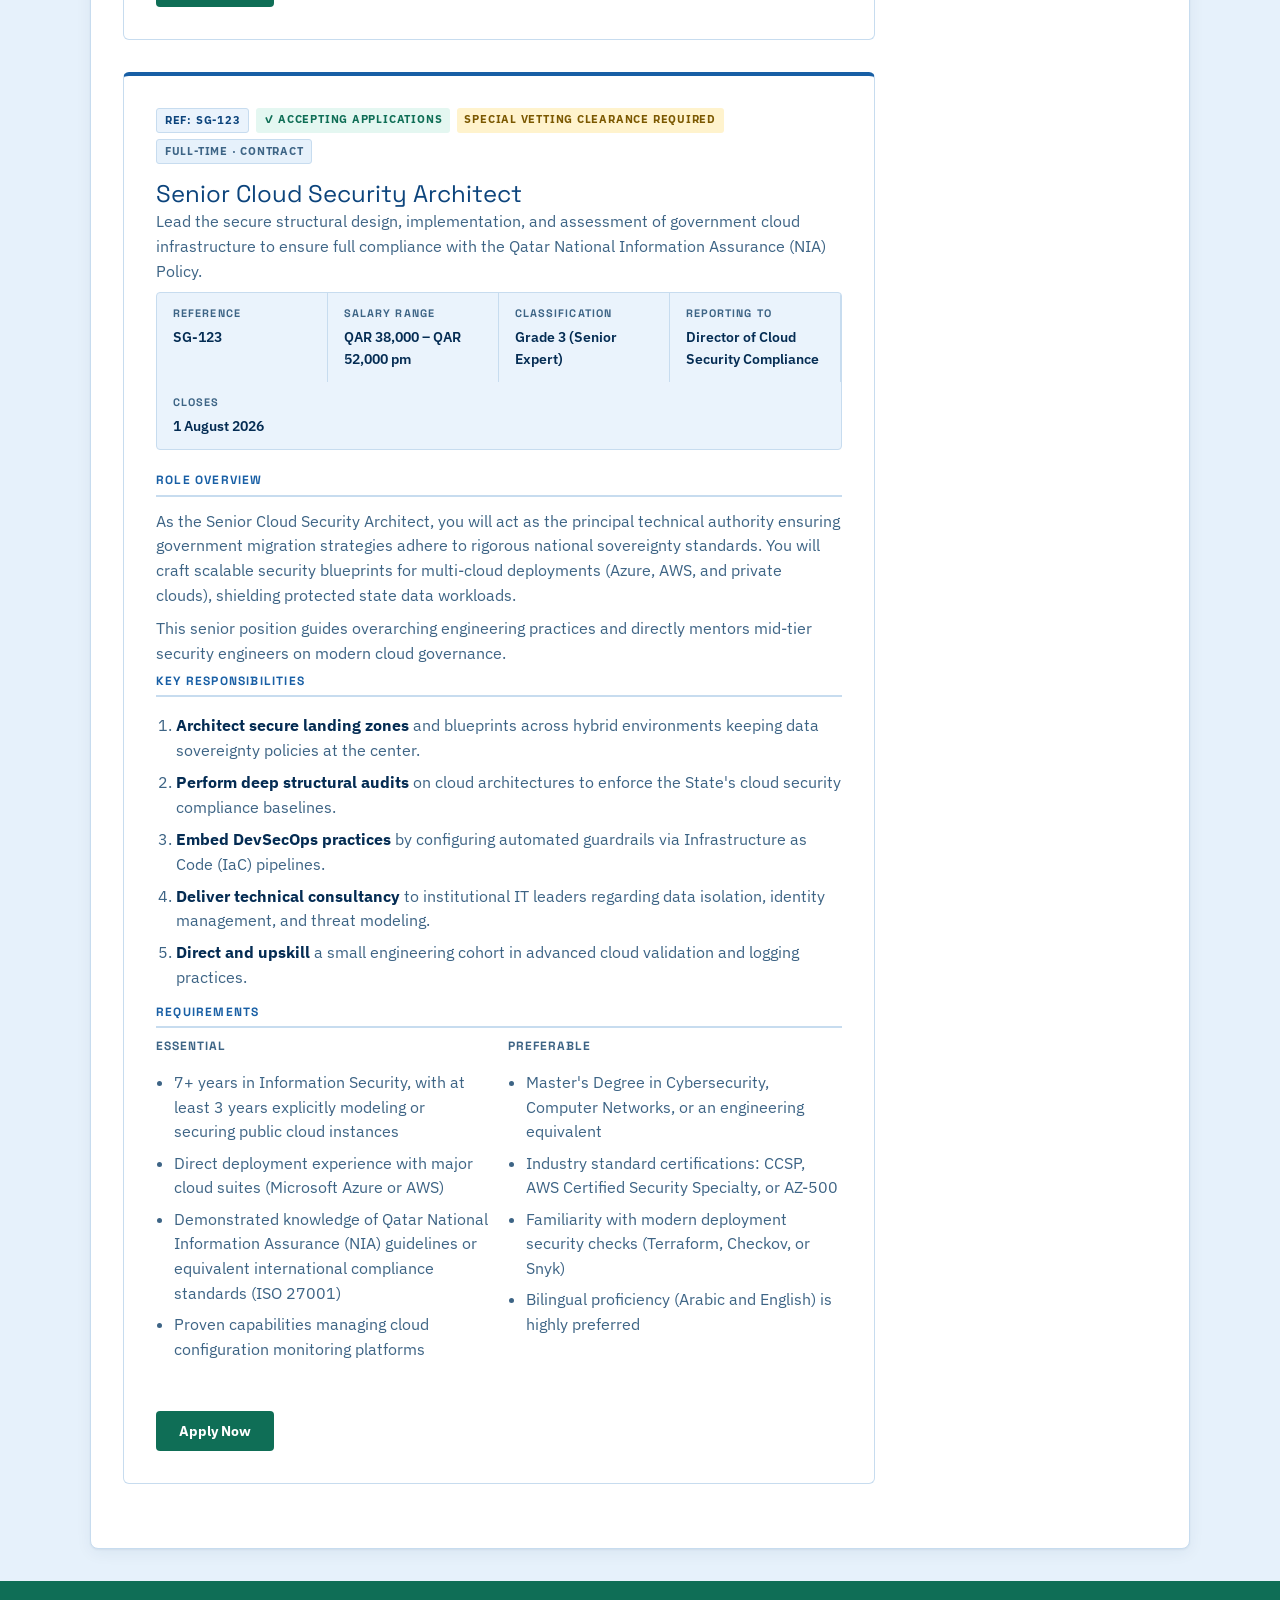
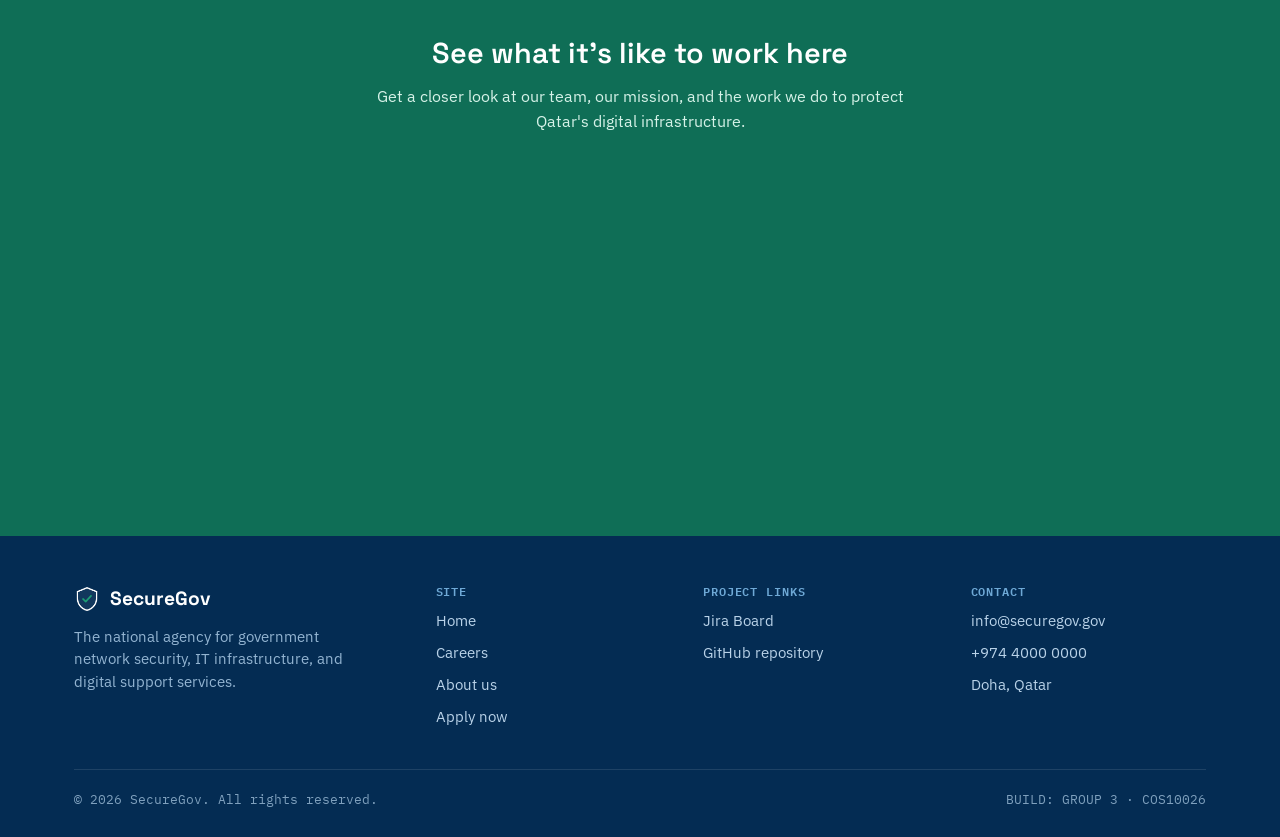
<file: Project2/jobs.html>
<!doctype html>
<html lang="en">
  <head>
    <meta charset="UTF-8" />
    <meta name="viewport" content="width=device-width, initial-scale=1.0" />
    <meta
      name="description"
      content="Explore open positions at SecureGov — join the national agency protecting government networks, IT infrastructure, and digital services."
    />
    <link rel="preconnect" href="https://fonts.googleapis.com" />
    <link
      href="https://fonts.googleapis.com/css2?family=Space+Grotesk:wght@500;600;700&family=IBM+Plex+Sans:wght@400;500;600;700&family=IBM+Plex+Mono:wght@400;500;600&display=swap"
      rel="stylesheet"
    />
    <title>Careers | SecureGov</title>
    <link rel="stylesheet" href="Styles/css/index.css" />
    <link rel="stylesheet" href="Styles/css/jobs.css" />
  </head>

  <body>
    <div class="top-bar">
      <div class="container">
        <span>All systems operational</span>
        <span>14 departments protected</span>
        <span>24/7 monitoring</span>
        <span>Avg. incident response: 11 min</span>
      </div>
    </div>

    <header class="site-header">
      <input type="checkbox" id="navigation-toggle-checkbox" />
      <div class="nav-row">
        <a href="index.html" class="brand">
          <img
            src="images/logo.png"
            alt="SecureGov logo"
            width="30"
            height="30"
          />
          <span
            >SecureGov<span class="org-type"
              >IT &amp; Cybersecurity Agency</span
            ></span
          >
        </a>
        <label for="navigation-toggle-checkbox" class="navigation-toggle-label"
          >&#9776;</label
        >
        <nav class="main-nav">
          <a href="index.html">Home</a>
          <a href="jobs.html" aria-current="page">Careers</a>
          <a href="about.html">About</a>
          <a href="apply.html" class="nav-cta">Apply Now</a>
        </nav>
      </div>
    </header>

    <h1 class="page-title">Current Vacancies</h1>

    <div class="page-layout">
      <aside aria-label="Application information">
        <h2>How to Apply</h2>
        <p>
          Submit applications through the portal before the closing time.
          Include a current CV and a 500-word pitch addressing the essential
          requirements.
        </p>
        <a href="apply.html">Apply via portal &rarr;</a>

        <h2>Security Clearances</h2>
        <p>
          All roles require a background check. Clearance applications begin
          after a conditional offer is made.
        </p>

        <h2>Working with Us</h2>
        <ul>
          <li>Tax-free salary</li>
          <li>Dedicated professional development budget</li>
          <li>30 days annual leave</li>
          <li>Flexible working arrangements</li>
          <li>Private health insurance</li>
        </ul>
      </aside>

      <main>
        <article class="jobcard">
          <div class="cardbadges">
            <span class="badge badgeref">Ref: SG-321</span>
            <span class="badge badgeopen">&#10003; Accepting Applications</span>
            <span class="badge badgecl"
              >National Security Clearance Required</span
            >
            <span class="badge badgetype">Full-Time · Permanent</span>
          </div>

          <h2>Cyber Threat Intelligence Analyst</h2>
          <p class="shortdesc">
            Monitor, detect, and analyze actionable cyber threat intelligence
            targeting Qatar's critical national infrastructure, government
            networks, and key economic sectors.
          </p>

          <dl class="jobinfostrip">
            <div class="infocell">
              <dt>Reference</dt>
              <dd>SG-321</dd>
            </div>
            <div class="infocell">
              <dt>Salary Range</dt>
              <dd>QAR 22,000 – QAR 32,000 pm</dd>
            </div>
            <div class="infocell">
              <dt>Classification</dt>
              <dd>Grade 6 (Technical)</dd>
            </div>
            <div class="infocell">
              <dt>Reporting To</dt>
              <dd>Head of National Threat Analysis Center</dd>
            </div>
            <div class="infocell">
              <dt>Closes</dt>
              <dd>25 July 2026</dd>
            </div>
          </dl>

          <section>
            <h3>Role Overview</h3>
            <p>
              The Cyber Threat Intelligence Analyst works within the strategic
              core of our defense infrastructure. You will be responsible for
              tracking adversary Tactics, Techniques, and Procedures (TTPs)
              specific to the Gulf region. The role involves processing complex
              technical telemetry from global and local threat feeds and turning
              it into actionable security alerts for state entities.
            </p>
            <p>
              Due to the sensitive nature of the data involved, candidate
              processing includes a mandatory Ministry of Interior (MOI)
              background vetting check before final onboarding.
            </p>
          </section>

          <section>
            <h3>Key Responsibilities</h3>
            <ol>
              <li>
                <strong>Triage and evaluate</strong> daily threat intelligence
                feeds spanning OSINT, commercial vendors, and strategic regional
                partners.
              </li>
              <li>
                <strong>Produce operational intelligence reports</strong>,
                including localized threat briefs, vulnerability warnings, and
                executive risk summaries.
              </li>
              <li>
                <strong>Map threat actor behaviors</strong> against the MITRE
                ATT&amp;CK framework to identify gaps in national defensive
                postures.
              </li>
              <li>
                <strong>Collaborate with the National SOC</strong> during active
                investigations to provide historical and contextual threat
                profiles.
              </li>
              <li>
                <strong>Maintain technical integrations</strong> for automated
                threat data exchange across local government platforms.
              </li>
            </ol>
          </section>

          <section>
            <h3>Requirements</h3>
            <div class="reqcolumns">
              <div class="reqcol essential">
                <h4>Essential</h4>
                <ul>
                  <li>
                    Bachelor's degree in Computer Science, Cybersecurity, or
                    Software Engineering
                  </li>
                  <li>
                    3+ years of direct experience in a dedicated SOC or Threat
                    Intelligence unit
                  </li>
                  <li>
                    Strong grasp of network protocols, traffic analysis, and
                    structural log analysis
                  </li>
                  <li>Fluency in professional English (written and spoken)</li>
                  <li>Must satisfy local security vetting criteria</li>
                </ul>
              </div>
              <div class="reqcol preferable">
                <h4>Preferable</h4>
                <ul>
                  <li>Professional certifications: GCTI, GCIA, or CEH</li>
                  <li>
                    Experience operating threat management platforms like MISP
                    or OpenCTI
                  </li>
                  <li>
                    Fluency in Arabic is highly advantageous for inter-agency
                    liaison tasks
                  </li>
                  <li>
                    Prior exposure to Critical National Infrastructure (CNI)
                    security protocols
                  </li>
                </ul>
              </div>
            </div>
          </section>

          <a class="btnapply" href="apply.html">Apply Now</a>
        </article>

        <article class="jobcard">
          <div class="cardbadges">
            <span class="badge badgeref">Ref: SG-123</span>
            <span class="badge badgeopen">&#10003; Accepting Applications</span>
            <span class="badge badgecl"
              >Special Vetting Clearance Required</span
            >
            <span class="badge badgetype">Full-Time · Contract</span>
          </div>

          <h2>Senior Cloud Security Architect</h2>
          <p class="shortdesc">
            Lead the secure structural design, implementation, and assessment of
            government cloud infrastructure to ensure full compliance with the
            Qatar National Information Assurance (NIA) Policy.
          </p>

          <dl class="jobinfostrip">
            <div class="infocell">
              <dt>Reference</dt>
              <dd>SG-123</dd>
            </div>
            <div class="infocell">
              <dt>Salary Range</dt>
              <dd>QAR 38,000 – QAR 52,000 pm</dd>
            </div>
            <div class="infocell">
              <dt>Classification</dt>
              <dd>Grade 3 (Senior Expert)</dd>
            </div>
            <div class="infocell">
              <dt>Reporting To</dt>
              <dd>Director of Cloud Security Compliance</dd>
            </div>
            <div class="infocell">
              <dt>Closes</dt>
              <dd>1 August 2026</dd>
            </div>
          </dl>

          <section>
            <h3>Role Overview</h3>
            <p>
              As the Senior Cloud Security Architect, you will act as the
              principal technical authority ensuring government migration
              strategies adhere to rigorous national sovereignty standards. You
              will craft scalable security blueprints for multi-cloud
              deployments (Azure, AWS, and private clouds), shielding protected
              state data workloads.
            </p>
            <p>
              This senior position guides overarching engineering practices and
              directly mentors mid-tier security engineers on modern cloud
              governance.
            </p>
          </section>

          <section>
            <h3>Key Responsibilities</h3>
            <ol>
              <li>
                <strong>Architect secure landing zones</strong> and blueprints
                across hybrid environments keeping data sovereignty policies at
                the center.
              </li>
              <li>
                <strong>Perform deep structural audits</strong> on cloud
                architectures to enforce the State's cloud security compliance
                baselines.
              </li>
              <li>
                <strong>Embed DevSecOps practices</strong> by configuring
                automated guardrails via Infrastructure as Code (IaC) pipelines.
              </li>
              <li>
                <strong>Deliver technical consultancy</strong> to institutional
                IT leaders regarding data isolation, identity management, and
                threat modeling.
              </li>
              <li>
                <strong>Direct and upskill</strong> a small engineering cohort
                in advanced cloud validation and logging practices.
              </li>
            </ol>
          </section>

          <section>
            <h3>Requirements</h3>
            <div class="reqcolumns">
              <div class="reqcol essential">
                <h4>Essential</h4>
                <ul>
                  <li>
                    7+ years in Information Security, with at least 3 years
                    explicitly modeling or securing public cloud instances
                  </li>
                  <li>
                    Direct deployment experience with major cloud suites
                    (Microsoft Azure or AWS)
                  </li>
                  <li>
                    Demonstrated knowledge of Qatar National Information
                    Assurance (NIA) guidelines or equivalent international
                    compliance standards (ISO 27001)
                  </li>
                  <li>
                    Proven capabilities managing cloud configuration monitoring
                    platforms
                  </li>
                </ul>
              </div>
              <div class="reqcol preferable">
                <h4>Preferable</h4>
                <ul>
                  <li>
                    Master's Degree in Cybersecurity, Computer Networks, or an
                    engineering equivalent
                  </li>
                  <li>
                    Industry standard certifications: CCSP, AWS Certified
                    Security Specialty, or AZ-500
                  </li>
                  <li>
                    Familiarity with modern deployment security checks
                    (Terraform, Checkov, or Snyk)
                  </li>
                  <li>
                    Bilingual proficiency (Arabic and English) is highly
                    preferred
                  </li>
                </ul>
              </div>
            </div>
          </section>

          <a class="btnapply" href="apply.html">Apply Now</a>
        </article>
      </main>
    </div>

    <section class="cta-band">
      <div class="container">
        <h2>See what it's like to work here</h2>
        <p>
          Get a closer look at our team, our mission, and the work we do to
          protect Qatar's digital infrastructure.
        </p>
        <iframe
          width="560"
          height="315"
          src="https://www.youtube.com/embed/vHm40_VWJ-g"
          title="Working at SecureGov"
          allowfullscreen
        >
        </iframe>
      </div>
    </section>

    <footer class="site-footer">
      <div class="container">
        <div class="footer-grid">
          <div>
            <a href="index.html" class="brand">
              <img src="images/shield-logo-footer.png" alt="" width="26" />
              <span>SecureGov</span>
            </a>
            <p>
              The national agency for government network security, IT
              infrastructure, and digital support services.
            </p>
          </div>
          <div class="footer-col">
            <h3>Site</h3>
            <ul>
              <li><a href="index.html">Home</a></li>
              <li><a href="jobs.html">Careers</a></li>
              <li><a href="about.html">About us</a></li>
              <li><a href="apply.html">Apply now</a></li>
            </ul>
          </div>
          <div class="footer-col">
            <h3>Project Links</h3>
            <ul>
              <li>
                <a
                  href="https://buc-team-securegov.atlassian.net/jira/software/projects/SEC/boards/1"
                  target="_blank"
                  >Jira Board</a
                >
              </li>
              <li>
                <a
                  href="https://github.com/falaq01/Group3-cos10026"
                  target="_blank"
                  >GitHub repository</a
                >
              </li>
            </ul>
          </div>
          <div class="footer-col">
            <h3>Contact</h3>
            <ul>
              <li>
                <a href="mailto:info@securegov.gov">info@securegov.gov</a>
              </li>
              <li><a href="tel:+974400000000">+974 4000 0000</a></li>
              <li>Doha, Qatar</li>
            </ul>
          </div>
        </div>
        <div class="footer-bottom">
          <span>&copy; 2026 SecureGov. All rights reserved.</span>
          <span>BUILD: GROUP 3 &middot; COS10026</span>
        </div>
      </div>
    </footer>
  </body>
</html>
</file>
<file: Project2/Styles/css/index.css>
:root {
  --navy-deep: #0C447C;
  --navy-darker: #042C53;
  --blue-primary: #185FA5;
  --blue-accent: #378ADD;
  --teal-secondary: #0F6E56;
  --teal-bright: #1D9E75;
  --bg-light: #E6F1FB;
  --white: #FFFFFF;
  --border-soft: #C7DCEF;
  --text-muted: #3D6485;
  --shadow-card: 0 1px 2px rgba(4, 44, 83, 0.06), 0 4px 16px rgba(4, 44, 83, 0.06);

  --font-display: 'Space Grotesk', Arial, sans-serif;
  --font-body: 'IBM Plex Sans', Arial, sans-serif;
  --font-mono: 'IBM Plex Mono', 'Courier New', monospace;

  --max-width: 1180px;
  --radius-sm: 4px;
  --radius-md: 8px;
}

* { box-sizing: border-box; }

body {
  margin: 0;
  font-family: var(--font-body);
  color: var(--navy-darker);
  background: var(--bg-light);
  line-height: 1.55;
}

h1, h2, h3, h4 {
  font-family: var(--font-display);
  color: var(--navy-darker);
  line-height: 1.15;
  margin: 0 0 0.5em 0;
}
h1 { font-size: 2.4rem; font-weight: 700; }
h2 { font-size: 1.8rem; font-weight: 600; }
h3 { font-size: 1.25rem; font-weight: 600; }

p { margin: 0 0 1em 0; }

a {
  color: var(--blue-primary);
  text-decoration: none;
}
a:hover { color: var(--blue-accent); }

img { max-width: 100%; display: block; }

.container {
  max-width: var(--max-width);
  margin: 0 auto;
  padding: 0 24px;
}

a:focus, button:focus, input:focus, select:focus, textarea:focus, label:focus-within {
  outline: 3px solid var(--teal-bright);
  outline-offset: 2px;
}

.top-bar {
  background: var(--teal-secondary);
  color: var(--white);
  font-family: var(--font-mono);
  font-size: 0.78rem;
}
.top-bar .container {
  display: flex;
  flex-wrap: wrap;
  gap: 10px 28px;
  padding: 7px 24px;
}

header.site-header {
  background: var(--navy-deep);
}
.nav-row {
  display: flex;
  align-items: center;
  justify-content: space-between;
  padding: 14px 24px;
  flex-wrap: wrap;
}
.brand {
  display: flex;
  align-items: center;
  gap: 10px;
  color: var(--white);
  font-family: var(--font-display);
  font-weight: 700;
  font-size: 1.2rem;
}
.brand:hover { color: var(--white); }
.brand .org-type {
  display: block;
  font-family: var(--font-mono);
  font-weight: 400;
  font-size: 0.62rem;
  letter-spacing: 0.08em;
  color: #9FC4E6;
  text-transform: uppercase;
  margin-top: 1px;
}

#navigation-toggle-checkbox {
  position: absolute;
  left: -9999px;
}
.navigation-toggle-label {
  display: none;
  color: var(--white);
  font-size: 1.7rem;
  line-height: 1;
  cursor: pointer;
  padding: 4px 8px;
}

nav.main-nav {
  display: flex;
  align-items: center;
  gap: 6px;
}
nav.main-nav a {
  color: #D7E9F8;
  font-weight: 500;
  font-size: 0.94rem;
  padding: 9px 14px;
  border-radius: var(--radius-sm);
}
nav.main-nav a:hover { background: rgba(255,255,255,0.08); color: var(--white); }
nav.main-nav a[aria-current="page"] { color: var(--white); background: rgba(255,255,255,0.12); }
nav.main-nav a.nav-cta { background: var(--teal-secondary); color: var(--white); margin-left: 8px; }
nav.main-nav a.nav-cta:hover { background: var(--teal-bright); }

@media (max-width: 860px) {
  .navigation-toggle-label { display: block; order: 1; }
  .brand { order: 0; }
  nav.main-nav {
    order: 2;
    flex-basis: 100%;
    flex-direction: column;
    align-items: stretch;
    gap: 2px;
    max-height: 0;
    overflow: hidden;
    transition: max-height 0.25s ease;
  }
  #navigation-toggle-checkbox:checked ~ .nav-row nav.main-nav,
  #navigation-toggle-checkbox:checked + .nav-row nav.main-nav {
    max-height: 400px;
    padding-top: 10px;
  }
  nav.main-nav a.nav-cta { margin-left: 0; text-align: center; }
}

.btn {
  display: inline-block;
  font-family: var(--font-body);
  font-weight: 600;
  font-size: 0.95rem;
  padding: 12px 22px;
  border-radius: var(--radius-sm);
  border: 1.5px solid transparent;
  cursor: pointer;
  text-align: center;
}
.btn-primary { background: var(--blue-primary); color: var(--white); }
.btn-primary:hover { background: var(--blue-accent); color: var(--white); }
.btn-cta { background: var(--teal-secondary); color: var(--white); }
.btn-cta:hover { background: var(--teal-bright); color: var(--white); }
.btn-outline { background: transparent; color: var(--white); border-color: rgba(255,255,255,0.55); }
.btn-outline:hover { background: rgba(255,255,255,0.1); border-color: var(--white); }
.btn-outline-dark { background: transparent; color: var(--blue-primary); border-color: var(--blue-primary); }
.btn-outline-dark:hover { background: var(--blue-primary); color: var(--white); }

.hero {
  background: linear-gradient(135deg, #071832 0%, #0C447C 55%, #185FA5 100%);
  color: var(--white);
}
.hero .container {
  display: grid;
  grid-template-columns: 1.1fr 0.9fr;
  align-items: center;
  gap: 40px;
  padding: 64px 24px 76px;
}
.hero .eyebrow {
  font-family: var(--font-mono);
  font-size: 0.78rem;
  letter-spacing: 0.1em;
  text-transform: uppercase;
  color: #6FE3BD;
  margin-bottom: 14px;
  display: block;
}
.hero h1 { color: var(--white); margin-bottom: 18px; }
.hero p.lead { font-size: 1.08rem; color: #C9DEF0; max-width: 540px; margin-bottom: 28px; }
.hero-actions { display: flex; gap: 14px; flex-wrap: wrap; }

@media (max-width: 860px) {
  .hero .container { grid-template-columns: 1fr; padding: 44px 20px 50px; }
  .hero-visual { order: -1; max-width: 280px; margin: 0 auto; }
}

.node-diagram { width: 100%; height: auto; }
.node-diagram .line { stroke: #3D7CB4; stroke-width: 1.4; opacity: 0.85; }
.node-diagram .pulse-line { stroke: #6FE3BD; stroke-width: 1.6; stroke-dasharray: 6 6; }
.node-diagram .node-outer { fill: rgba(55, 138, 221, 0.18); }
.node-diagram .node-core { fill: #378ADD; }
.node-diagram .node-core.teal { fill: #1D9E75; }
.node-diagram .node-core.center { fill: #FFFFFF; }

section { padding: 56px 0; }
.section-light { background: var(--bg-light); }
.section-white { background: var(--white); }
.section-navy { background: var(--navy-deep); color: var(--white); }

.section-head { max-width: 640px; margin-bottom: 36px; }
.section-head.center { margin-left: auto; margin-right: auto; text-align: center; }
.section-head .eyebrow-label {
  font-family: var(--font-mono);
  font-size: 0.75rem;
  letter-spacing: 0.09em;
  text-transform: uppercase;
  color: var(--teal-secondary);
  display: block;
  margin-bottom: 10px;
}
.section-navy .section-head .eyebrow-label { color: #6FE3BD; }
.section-head p { color: var(--text-muted); }
.section-navy .section-head p { color: #C9DEF0; }

.grid-3 { display: grid; grid-template-columns: repeat(3, 1fr); gap: 24px; }
.grid-2 { display: grid; grid-template-columns: repeat(2, 1fr); gap: 24px; }
@media (max-width: 860px) {
  .grid-3, .grid-2 { grid-template-columns: 1fr; }
}

.card {
  background: var(--white);
  border: 1px solid var(--border-soft);
  border-radius: var(--radius-md);
  padding: 26px;
  box-shadow: var(--shadow-card);
}
.card .icon-badge {
  width: 44px; height: 44px;
  border-radius: var(--radius-sm);
  background: var(--bg-light);
  display: flex; align-items: center; justify-content: center;
  margin-bottom: 14px;
}
.card .icon-badge svg { width: 22px; height: 22px; }
.card h3 { margin-bottom: 8px; }
.card p:last-child { margin-bottom: 0; color: var(--text-muted); }

.stat-row {
  display: grid;
  grid-template-columns: repeat(4, 1fr);
  gap: 24px;
  border-top: 1px solid rgba(255,255,255,0.15);
  border-bottom: 1px solid rgba(255,255,255,0.15);
  padding: 32px 0;
}
.stat .num {
  font-family: var(--font-mono);
  font-size: 2rem;
  font-weight: 600;
  color: var(--teal-bright);
  display: block;
}
.stat .label { font-size: 0.85rem; color: #C9DEF0; }
@media (max-width: 860px) {
  .stat-row { grid-template-columns: repeat(2, 1fr); gap: 28px; }
}

.cta-band { background: var(--teal-secondary); color: var(--white); text-align: center; }
.cta-band h2 { color: var(--white); }
.cta-band p { color: #D6F2E8; max-width: 560px; margin: 0 auto 24px; }

footer.site-footer {
  background: var(--navy-darker);
  color: #B9D2E8;
  padding: 48px 0 26px;
  font-size: 0.92rem;
}
.footer-grid {
  display: grid;
  grid-template-columns: 1.4fr 1fr 1fr 1fr;
  gap: 32px;
  padding-bottom: 32px;
  border-bottom: 1px solid rgba(255,255,255,0.1);
}
.footer-grid .brand { color: var(--white); margin-bottom: 12px; }
.footer-grid p { color: #93B4D1; max-width: 280px; }
.footer-col h3 {
  font-family: var(--font-mono);
  font-size: 0.78rem;
  letter-spacing: 0.07em;
  text-transform: uppercase;
  color: #6FA9D6;
  margin-bottom: 12px;
}
.footer-col ul { list-style: none; margin: 0; padding: 0; }
.footer-col li { margin-bottom: 9px; }
.footer-col a { color: #B9D2E8; }
.footer-col a:hover { color: var(--white); }
.footer-bottom {
  display: flex; justify-content: space-between; align-items: center;
  flex-wrap: wrap; gap: 12px; padding-top: 20px;
  font-size: 0.82rem; color: #7FA0BD; font-family: var(--font-mono);
}
@media (max-width: 860px) { .footer-grid { grid-template-columns: 1fr 1fr; } }
@media (max-width: 560px) { .footer-grid { grid-template-columns: 1fr; } }

table {
  width: 100%;
  border-collapse: collapse;
  background: var(--white);
  border-radius: var(--radius-md);
  overflow: hidden;
  box-shadow: var(--shadow-card);
}
caption {
  text-align: left;
  font-family: var(--font-mono);
  font-size: 0.78rem;
  letter-spacing: 0.05em;
  text-transform: uppercase;
  color: var(--text-muted);
  margin-bottom: 10px;
}
th, td {
  text-align: left;
  padding: 13px 18px;
  border-bottom: 1px solid var(--bg-light);
  font-size: 0.92rem;
}
thead th {
  background: var(--navy-deep);
  color: var(--white);
  font-family: var(--font-display);
  font-weight: 600;
}
tbody th { color: var(--navy-darker); font-weight: 600; }
tbody tr:last-child td, tbody tr:last-child th { border-bottom: none; }
tbody tr:nth-child(even) { background: var(--bg-light); }

dl { margin: 0; }
dt {
  font-family: var(--font-display);
  font-weight: 600;
  color: var(--navy-deep);
  margin-top: 14px;
}
dt:first-child { margin-top: 0; }
dd { margin: 4px 0 0 0; color: var(--text-muted); }

ul ul { margin-top: 8px; margin-bottom: 8px; }

.page-header { background: var(--navy-deep); color: var(--white); padding: 48px 0 40px; }
.page-header .eyebrow-label {
  font-family: var(--font-mono);
  font-size: 0.78rem;
  letter-spacing: 0.09em;
  text-transform: uppercase;
  color: #6FE3BD;
  display: block;
  margin-bottom: 12px;
}
.page-header h1 { color: var(--white); margin-bottom: 10px; }
.page-header p { color: #C9DEF0; max-width: 620px; margin: 0; }
.page-header p { color: #C9DEF0; max-width: 620px; margin: 0; }
</file>
<file: Project2/Styles/css/about.css>
.group-info-list {
  margin: 24px 0 32px;
  color: #3d6485;
}

.group-info-list li {
  margin-bottom: 8px;
}

.group-figure {
  text-align: center;
  max-width: 640px;
  margin: 0 auto 32px;
}

.group-figure img {
  border-radius: 8px;
  box-shadow:
    0 1px 2px rgba(4, 44, 83, 0.06),
    0 4px 16px rgba(4, 44, 83, 0.06);
  max-width: 100%;
}

.group-figure figcaption {
  margin-top: 10px;
  color: #3d6485;
  font-size: 0.88rem;
  font-style: italic;
}

.table-scroll {
  width: 100%;
  margin-top: 24px;
}

.team-table {
  width: 100%;
  border-collapse: collapse;
  background-color: #ffffff;
  border-radius: 8px;
  overflow: hidden;
  box-shadow: 0 4px 16px rgba(4, 44, 83, 0.06);
}

.team-table th,
.team-table td {
  padding: 14px 16px;
  font-size: 0.9rem;
  text-align: left;
  vertical-align: top;
  border-bottom: 1px solid #e6f1fb;
}

.team-table thead th {
  background-color: #0c447c;
  color: #ffffff;
  font-weight: 600;
}

.team-table td ul {
  padding-left: 18px;
  margin: 0;
}

.team-table td ul li {
  margin-bottom: 4px;
  font-size: 0.85rem;
}

tr:hover {
  background-color: #e6f1fb;
}

.ai-credit {
  margin-top: 16px;
  font-size: 0.88rem;
  color: #3d6485;
  text-align: center;
}

.footer-brand {
  margin-bottom: 14px;
  display: inline-flex;
}

@media (max-width: 768px) {
  .group-figure {
    max-width: 100%;
  }

  .table-scroll {
    overflow-x: visible;
  }

  .team-table,
  .team-table thead,
  .team-table tbody,
  .team-table th,
  .team-table td,
  .team-table tr {
    display: block;
  }

  .team-table thead tr {
    position: absolute;
    top: -9999px;
    left: -9999px;
  }

  .team-table tbody tr {
    margin-bottom: 20px;
    border: 1px solid #c7dcef;
    border-radius: 12px;
    background: #ffffff;
    padding: 16px;
    box-shadow: 0 4px 16px rgba(4, 44, 83, 0.08);
  }

  .team-table tbody tr:hover {
    background-color: #ffffff;
  }

  .team-table td {
    border: none;
    border-bottom: 1px solid #e6f1fb;
    position: relative;
    padding: 10px 0;
    font-size: 0.88rem;
  }

  .team-table tr td:last-child {
    border-bottom: none;
  }

  .team-table td::before {
    content: attr(data-label);
    display: block;
    font-weight: 700;
    color: #0c447c;
    font-size: 0.82rem;
    text-transform: uppercase;
    letter-spacing: 0.5px;
    margin-bottom: 4px;
  }

  .team-table td ul {
    padding-left: 16px;
    margin-top: 4px;
  }
}
</file>
<file: Project2/Styles/css/apply.css>
.apply-page-header {
  padding-top: 34px;
}

.apply-page-header .container {
  max-width: none;
}

.page-header-inner {
  max-width: 640px;
}

.form-card {
  background: var(--white);
  border: 1px solid var(--border-soft);
  border-radius: var(--radius-md);
  padding: 36px;
  box-shadow: var(--shadow-card);
  max-width: 760px;
  margin: 0 auto;
}

.form-fieldset {
  border: none;
  margin: 0 0 32px 0;
  padding: 0 0 28px 0;
  border-bottom: 1px solid var(--bg-light);
}

.form-fieldset:last-of-type {
  border-bottom: none;
  margin-bottom: 0;
  padding-bottom: 0;
}

.form-fieldset legend {
  font-family: var(--font-display);
  font-size: 1.25rem;
  font-weight: 600;
  color: var(--navy-darker);
  padding: 0;
  margin-bottom: 4px;
}

.form-fieldset-inline {
  border: none;
  padding: 0;
  margin: 16px 0 0;
}

.form-fieldset-inline legend {
  font-family: var(--font-body);
  font-weight: 600;
  font-size: 0.88rem;
  color: var(--navy-darker);
  padding: 0;
  margin-bottom: 8px;
}

.fieldset-sub {
  color: var(--text-muted);
  font-size: 0.92rem;
  margin-bottom: 20px;
}

.field-group {
  margin-bottom: 20px;
}

.field-row {
  display: grid;
  grid-template-columns: 1fr 1fr;
  gap: 18px;
}

label {
  display: block;
  font-size: 0.88rem;
  font-weight: 600;
  color: var(--navy-darker);
  margin-bottom: 6px;
}

label .req {
  color: var(--teal-secondary);
  margin-left: 2px;
}

.field-hint {
  font-size: 0.78rem;
  color: var(--text-muted);
  margin-top: 5px;
}

input[type="text"],
input[type="email"],
input[type="tel"],
input[type="date"],
input[type="file"],
select,
textarea {
  width: 100%;
  font-family: var(--font-body);
  font-size: 0.95rem;
  color: var(--navy-darker);
  background: var(--white);
  border: 1.5px solid var(--border-soft);
  border-radius: var(--radius-sm);
  padding: 11px 13px;
}

input:focus,
select:focus,
textarea:focus {
  border-color: var(--blue-primary);
  outline: none;
}

input:not(:placeholder-shown):invalid,
textarea:not(:placeholder-shown):invalid {
  border-color: #C0395B;
}

input:not(:placeholder-shown):valid,
textarea:not(:placeholder-shown):valid {
  border-color: var(--teal-secondary);
}

textarea {
  resize: vertical;
  min-height: 100px;
}

.choice-group {
  display: flex;
  flex-direction: column;
  gap: 10px;
}

.choice-item {
  display: flex;
  align-items: flex-start;
  gap: 10px;
  font-size: 0.9rem;
  font-weight: 400;
  color: var(--navy-darker);
}

.choice-item input {
  margin-top: 3px;
  width: 16px;
  height: 16px;
  accent-color: var(--blue-primary);
}

.consent-label {
  font-weight: 600;
}

.form-actions {
  display: flex;
  justify-content: flex-end;
  gap: 12px;
  margin-top: 8px;
}

.form-note {
  background: var(--bg-light);
  border: 1px dashed var(--border-soft);
  border-radius: var(--radius-sm);
  padding: 14px 16px;
  font-size: 0.85rem;
  color: var(--text-muted);
  margin-top: 24px;
}

.footer-brand {
  margin-bottom: 14px;
  display: inline-flex;
}

@media (max-width: 560px) {
  .field-row {
    grid-template-columns: 1fr;
  }

  .form-card {
    padding: 20px 16px;
  }

  .form-actions {
    flex-direction: column-reverse;
  }

  .form-section-title {
  font-size: 1.5rem;
  color: var(--navy-darker);
  margin-bottom: 24px;
}
  
  .form-actions .btn {
    width: 100%;
    text-align: center;
  }
}
</file>
<file: Project2/Styles/css/jobs.css>
* {
  max-width: 100%;
  box-sizing: border-box;
}

aside {
  float: right;
  width: 25%;
  margin: 0 0 1.5rem 1.5rem;
  padding: 1.2rem;
  border: 2px solid #C7DCEF;
  background-color: #FFFFFF;
}

aside h2 {
  font-size: .8rem;
  font-weight: 700;
  letter-spacing: .1em;
  text-transform: uppercase;
  color: #0C447C;
  margin-bottom: .6rem;
  margin-top: 1rem;
  padding-bottom: .4rem;
  border-bottom: 2px solid #C7DCEF;
}

aside h2:first-child {
  margin-top: 0;
}

aside p {
  font-size: .875rem;
  color: #3D6485;
  margin-bottom: .6rem;
}

aside ul {
  list-style: disc;
  padding-left: 1.1rem;
  font-size: .875rem;
  color: #3D6485;
}

aside ul li {
  margin-bottom: .35rem;
}

aside a {
  font-size: .875rem;
  color: #185FA5;
}

aside a:hover {
  color: #378ADD;
}

article.jobcard {
  background: #FFFFFF;
  border: 1px solid #C7DCEF;
  border-top: 4px solid #185FA5;
  border-radius: 6px;
  padding: 2rem;
  margin-bottom: 2rem;
}

.cardbadges {
  display: flex;
  flex-wrap: wrap;
  gap: .4rem;
  margin-bottom: 1rem;
}

.badge {
  font-size: .7rem;
  font-weight: 700;
  letter-spacing: .07em;
  text-transform: uppercase;
  padding: .25em .7em;
  border-radius: 3px;
}

.badgeref  { background: #EAF3FC; color: #0C447C; border: 1px solid #C7DCEF; }
.badgeopen { background: #E4F7F1; color: #0F6E56; }
.badgecl   { background: #FFF3CD; color: #7B5800; }
.badgetype { background: #E6F1FB; color: #3D6485; border: 1px solid #C7DCEF; }

article.jobcard h2 {
  font-size: 1.5rem;
  font-weight: 400;
  color: #0C447C;
  margin-bottom: 0.1rem;
}

article.jobcard h3 {
  font-size: .75rem;
  font-weight: 700;
  letter-spacing: .1em;
  text-transform: uppercase;
  color: #185FA5;
  margin-bottom: .75rem;
  padding-bottom: .4rem;
  border-bottom: 2px solid #C7DCEF;
}

article.jobcard h4 {
  font-size: .75rem;
  font-weight: 700;
  text-transform: uppercase;
  letter-spacing: .08em;
  color: #3D6485;
  margin-bottom: .5rem;
}

.shortdesc {
  color: #3D6485;
  margin-bottom: 1.2rem;
}

.jobinfostrip {
  display: flex;
  flex-wrap: wrap;
  background: #EAF3FC;
  border: 1px solid #C7DCEF;
  border-radius: 4px;
  margin-bottom: 1.5rem;
  overflow: hidden;
}

.infocell {
  padding: .75rem 1rem;
  flex: 1 1 150px;
  border-right: 1px solid #C7DCEF;
}

.infocell:last-child { border-right: none; }

.infocell dt {
  font-size: .68rem;
  font-weight: 700;
  letter-spacing: .1em;
  text-transform: uppercase;
  color: #3D6485;
  margin-bottom: .15rem;
}

.infocell dd {
  font-size: .9rem;
  font-weight: 600;
  color: #042C53;
}

article.jobcard section {
  margin-bottom: 0.6rem;
  padding: 0;
}

article.jobcard p {
  color: #3D6485;
  margin-bottom: .5rem;
}

article.jobcard ol {
  padding-left: 1.25rem;
  color: #3D6485;
}

article.jobcard ol li {
  margin-bottom: .45rem;
}

article.jobcard ol li strong {
  color: #042C53;
}

.reqcolumns {
  display: grid;
  grid-template-columns: 1fr 1fr;
  gap: 1.2rem;
}

article.jobcard ul {
  padding-left: 1.1rem;
  color: #3D6485;
}

article.jobcard ul li {
  margin-bottom: .4rem;
}

.btnapply {
  display: inline-block;
  margin-top: 1.5rem;
  padding: .6em 1.6em;
  background-color: #0F6E56;
  color: #ffffff;
  font-size: .9rem;
  font-weight: 700;
  border-radius: 4px;
  text-decoration: none;
}

.btnapply:hover {
  background-color: #1D9E75;
  color: #ffffff;
}

.page-layout {
  max-width: 1100px;
  margin: 2rem auto;
  padding: 2rem;
  overflow: hidden;
  background-color: #FFFFFF;
  border: 1px solid #C7DCEF;
  border-radius: 8px;
  box-shadow: 0 1px 2px rgba(4,44,83,0.06), 0 4px 16px rgba(4,44,83,0.06);
}

main {
  overflow: hidden;
}

.page-title {
  max-width: 1100px;
  margin: 2rem auto 0;
  padding: 0 2rem;
  color: #0C447C;
}

.cta-band iframe {
  border: none;
}


@media (max-width: 768px) {
  .page-layout {
    padding: 1rem;
    margin: 1rem;
    width: auto;
  }

  aside {
    float: none !important;
    width: 100% !important;
    margin: 0 0 1.5rem 0;
  }

  main {
    width: 100%;
  }

  .jobinfostrip {
    flex-direction: column;
  }

  .infocell {
    border-right: none;
    border-bottom: 1px solid #C7DCEF;
    flex: none;
    width: 100%;
  }

  .infocell:last-child {
    border-bottom: none;
  }

  .reqcolumns {
    grid-template-columns: 1fr;
  }

  .cta-band iframe {
    width: 100%;
    height: 200px;
  }

  .page-title {
    padding: 0 1rem;
    font-size: 1.5rem;
  }

  article.jobcard {
    padding: 1rem;
  }
}
</file>
